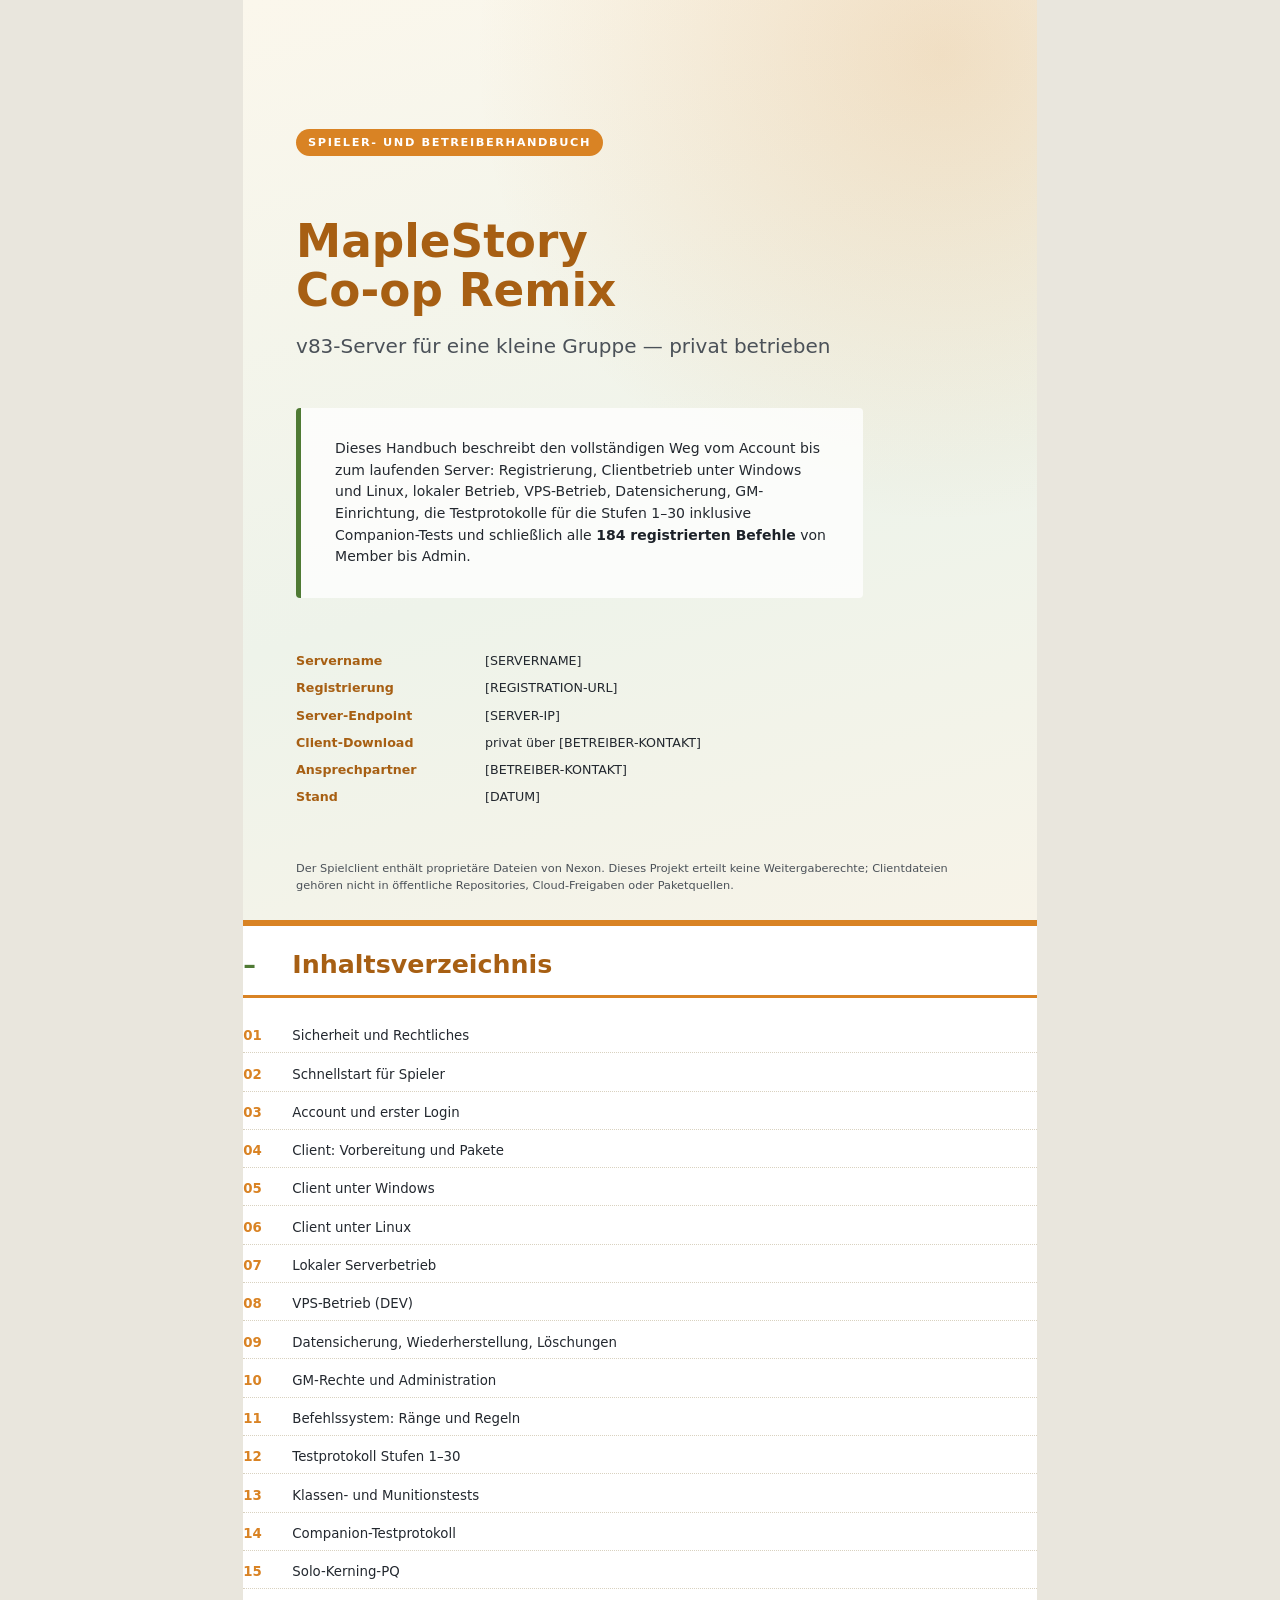
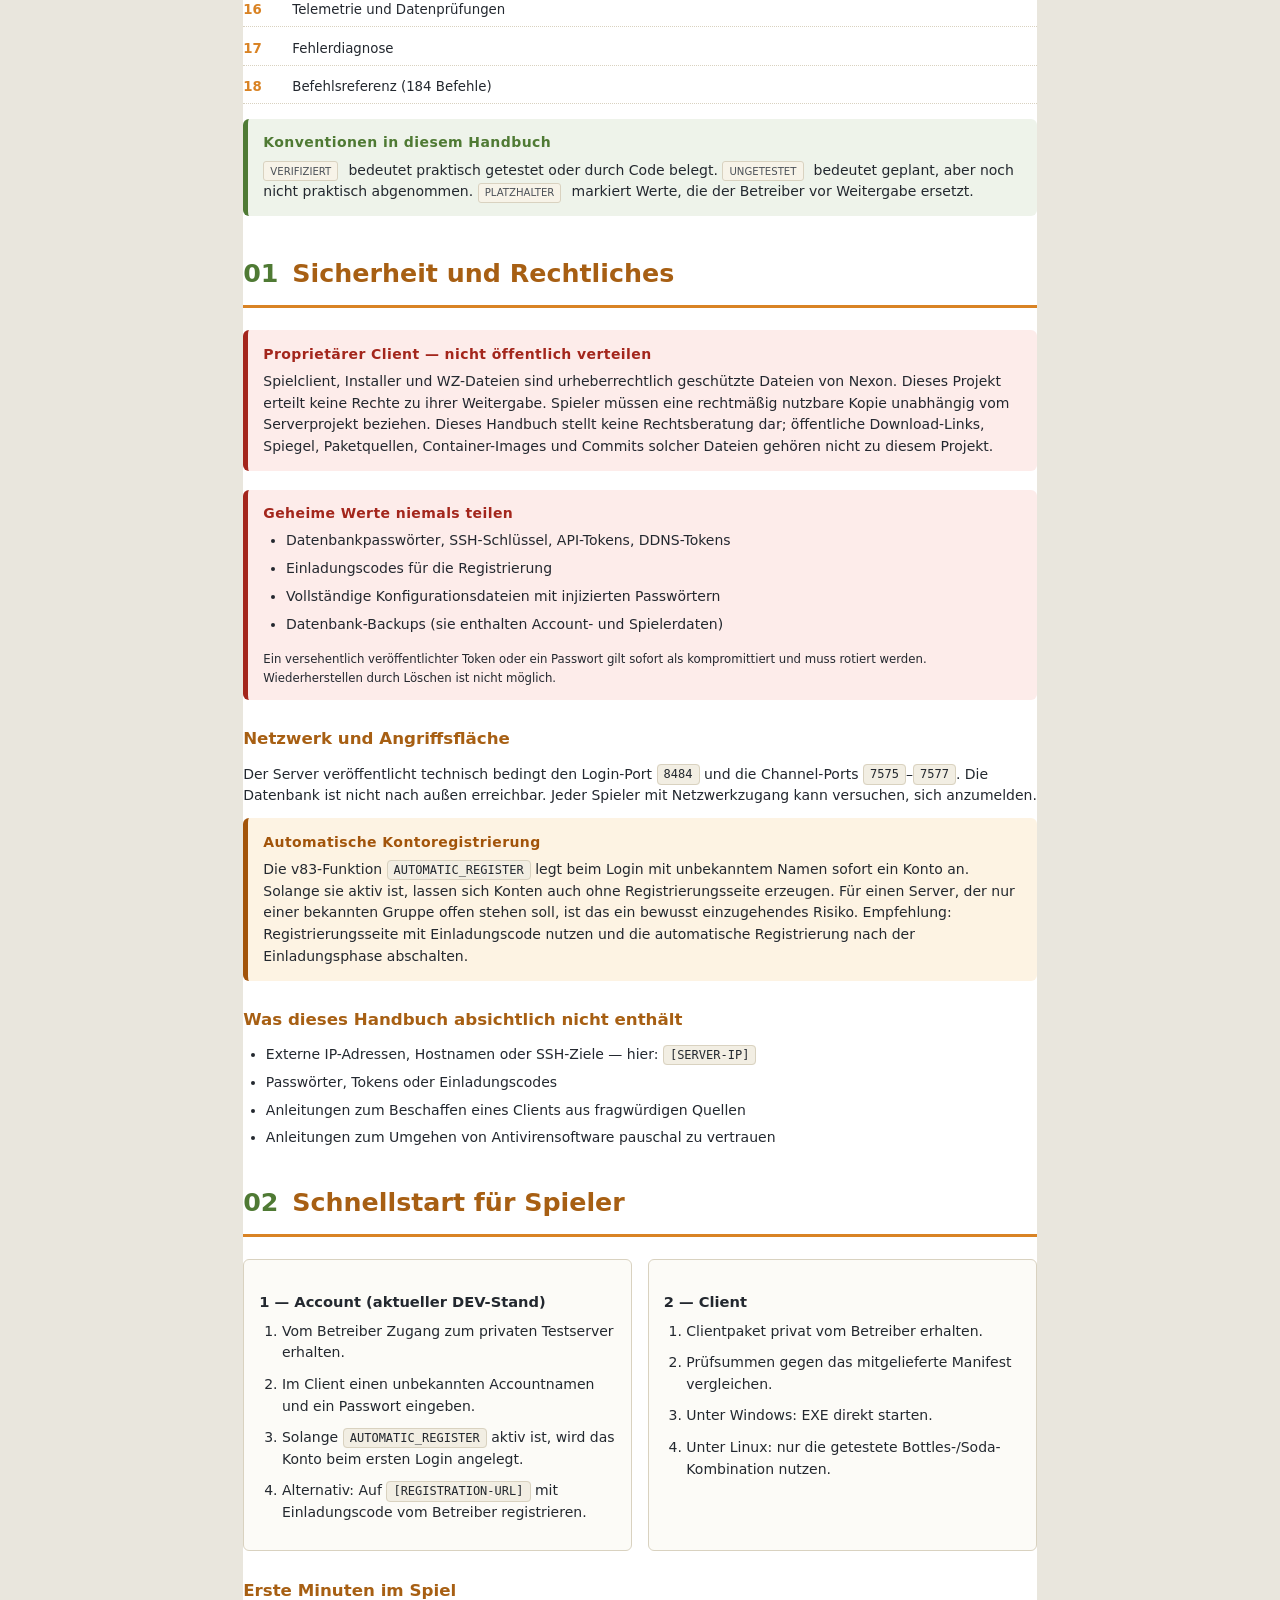
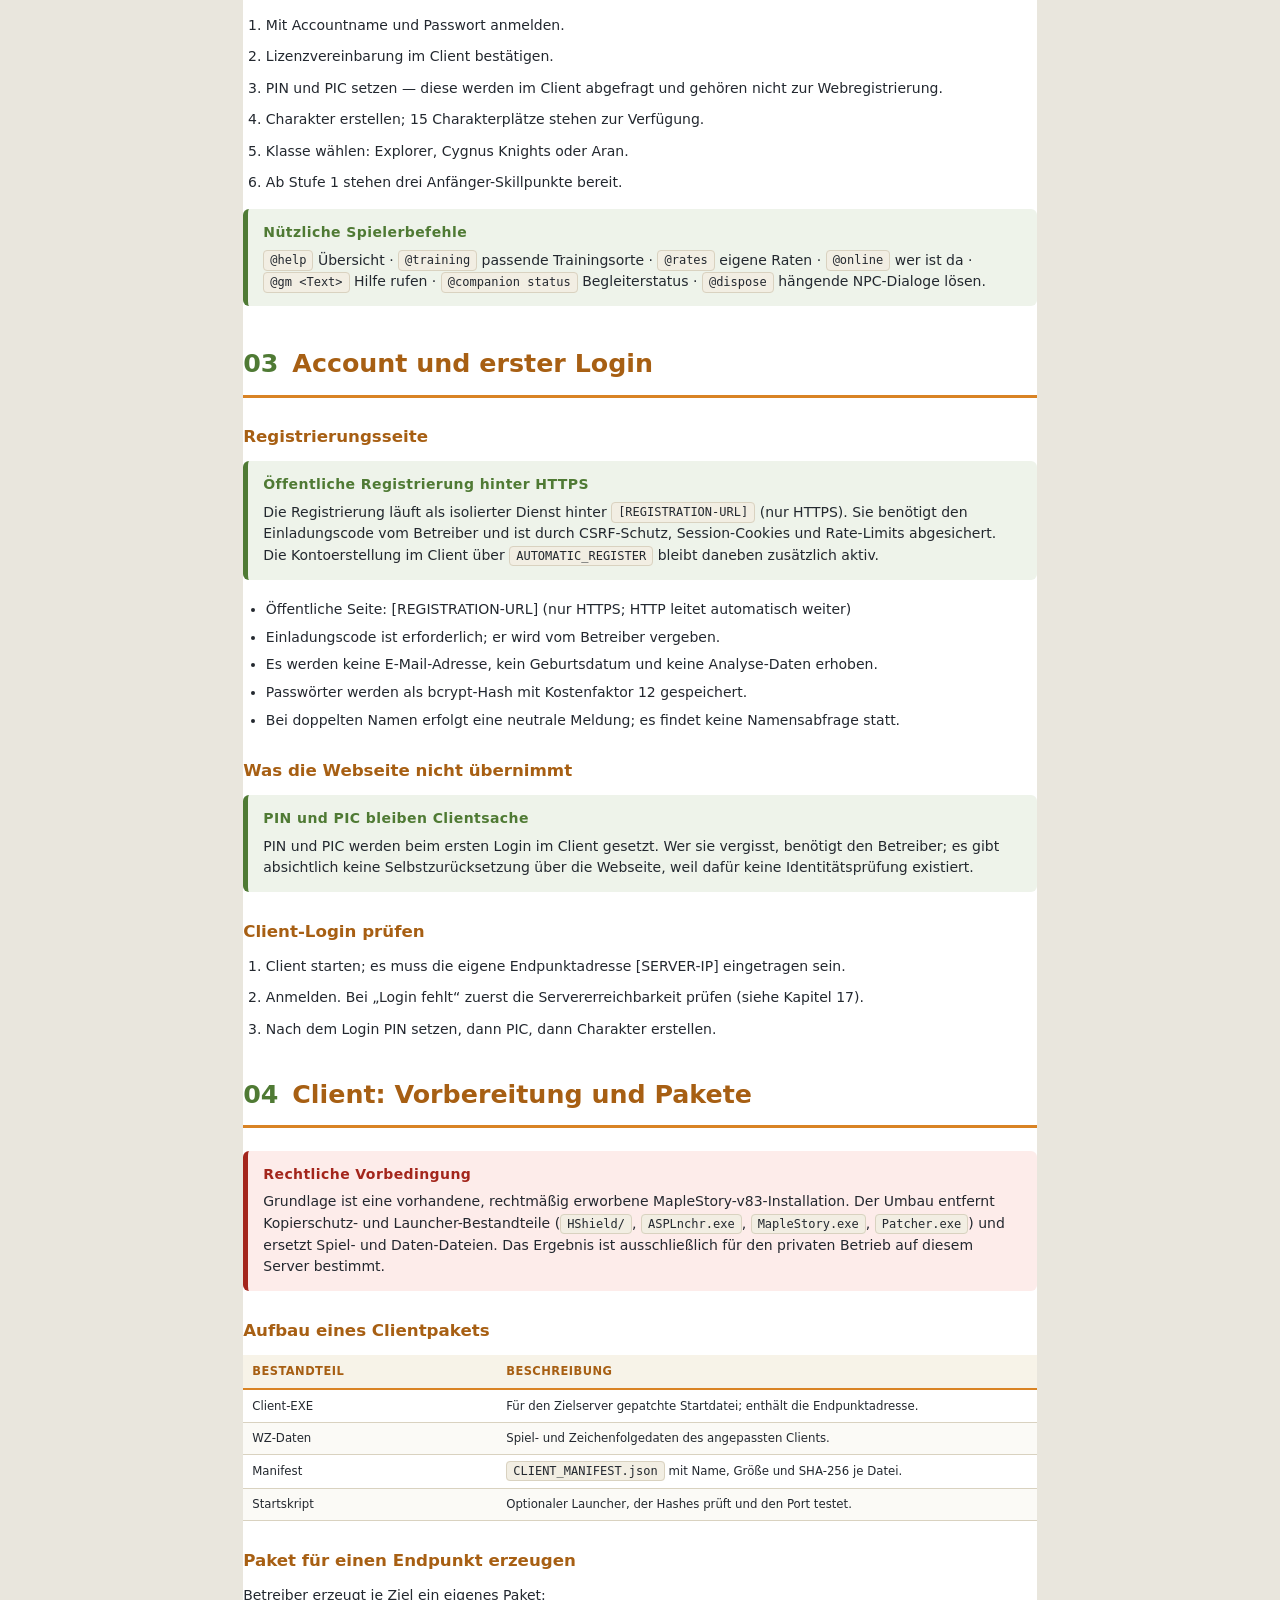
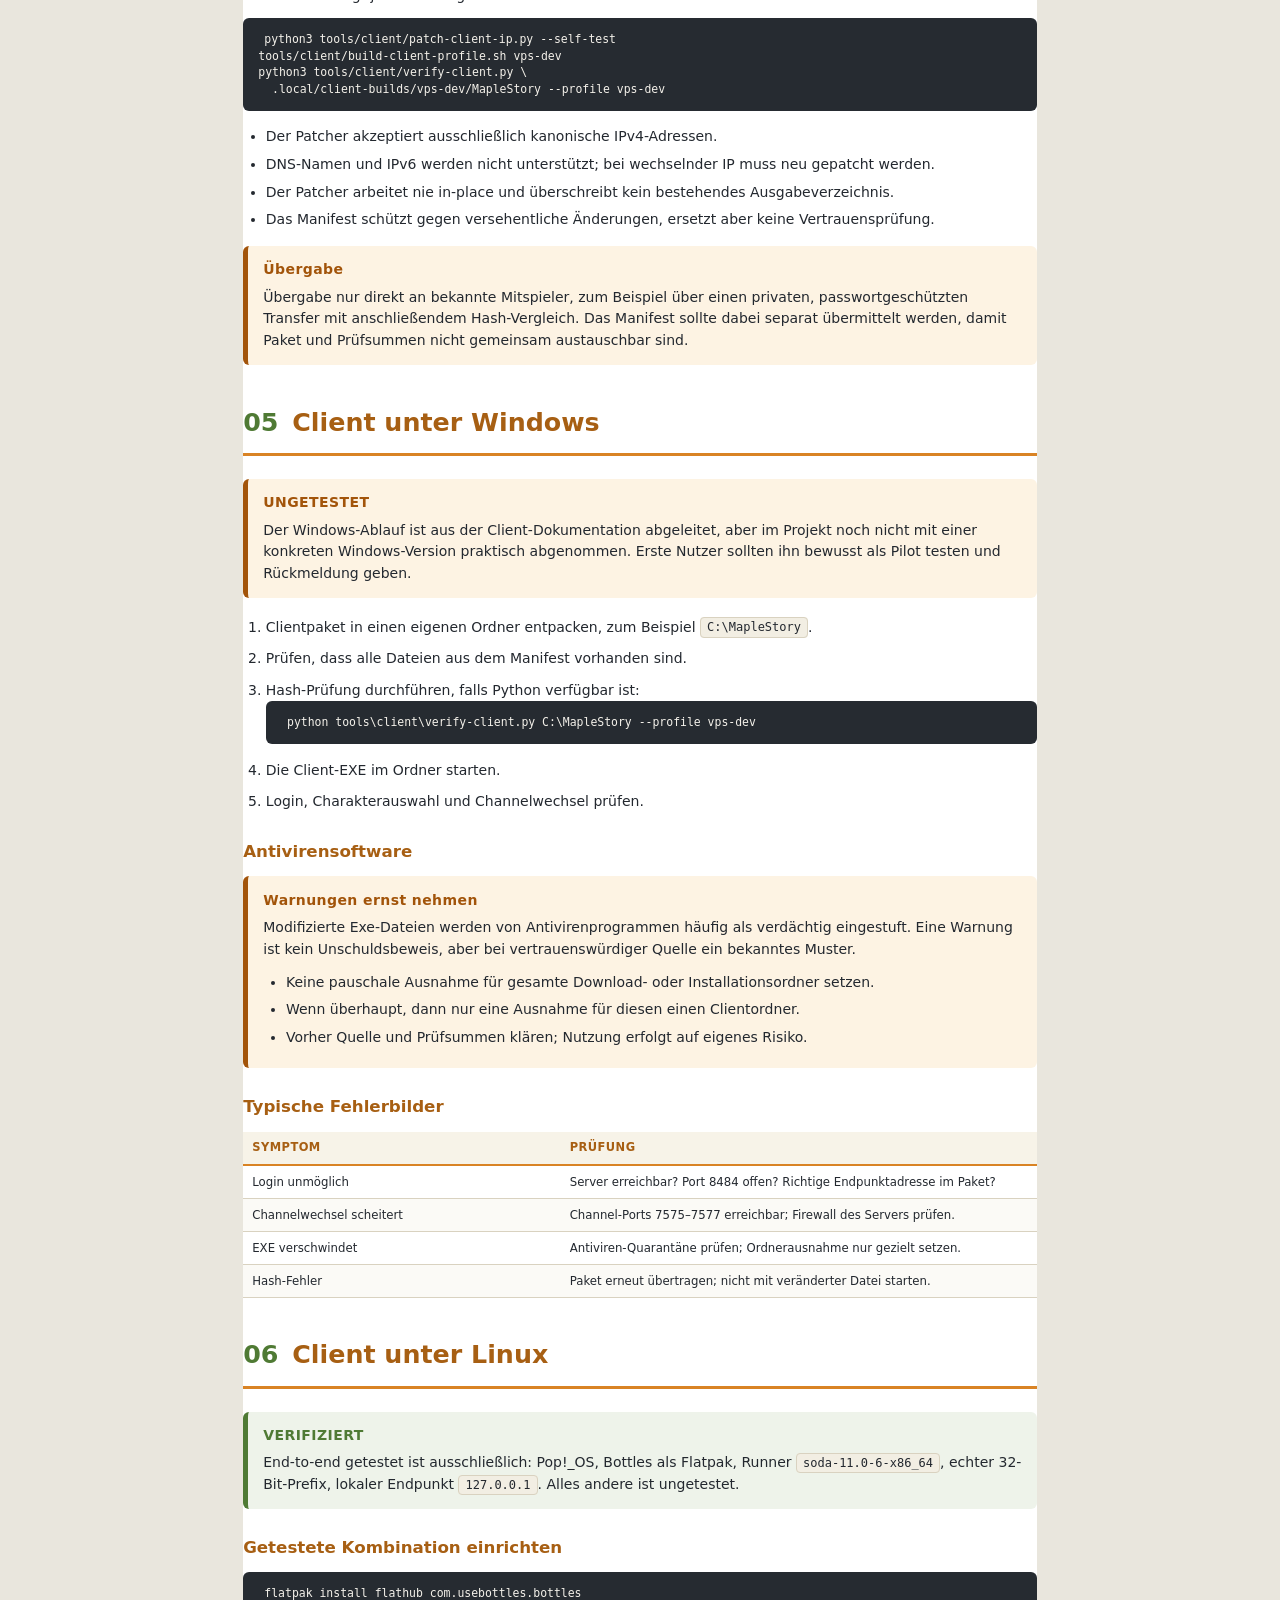
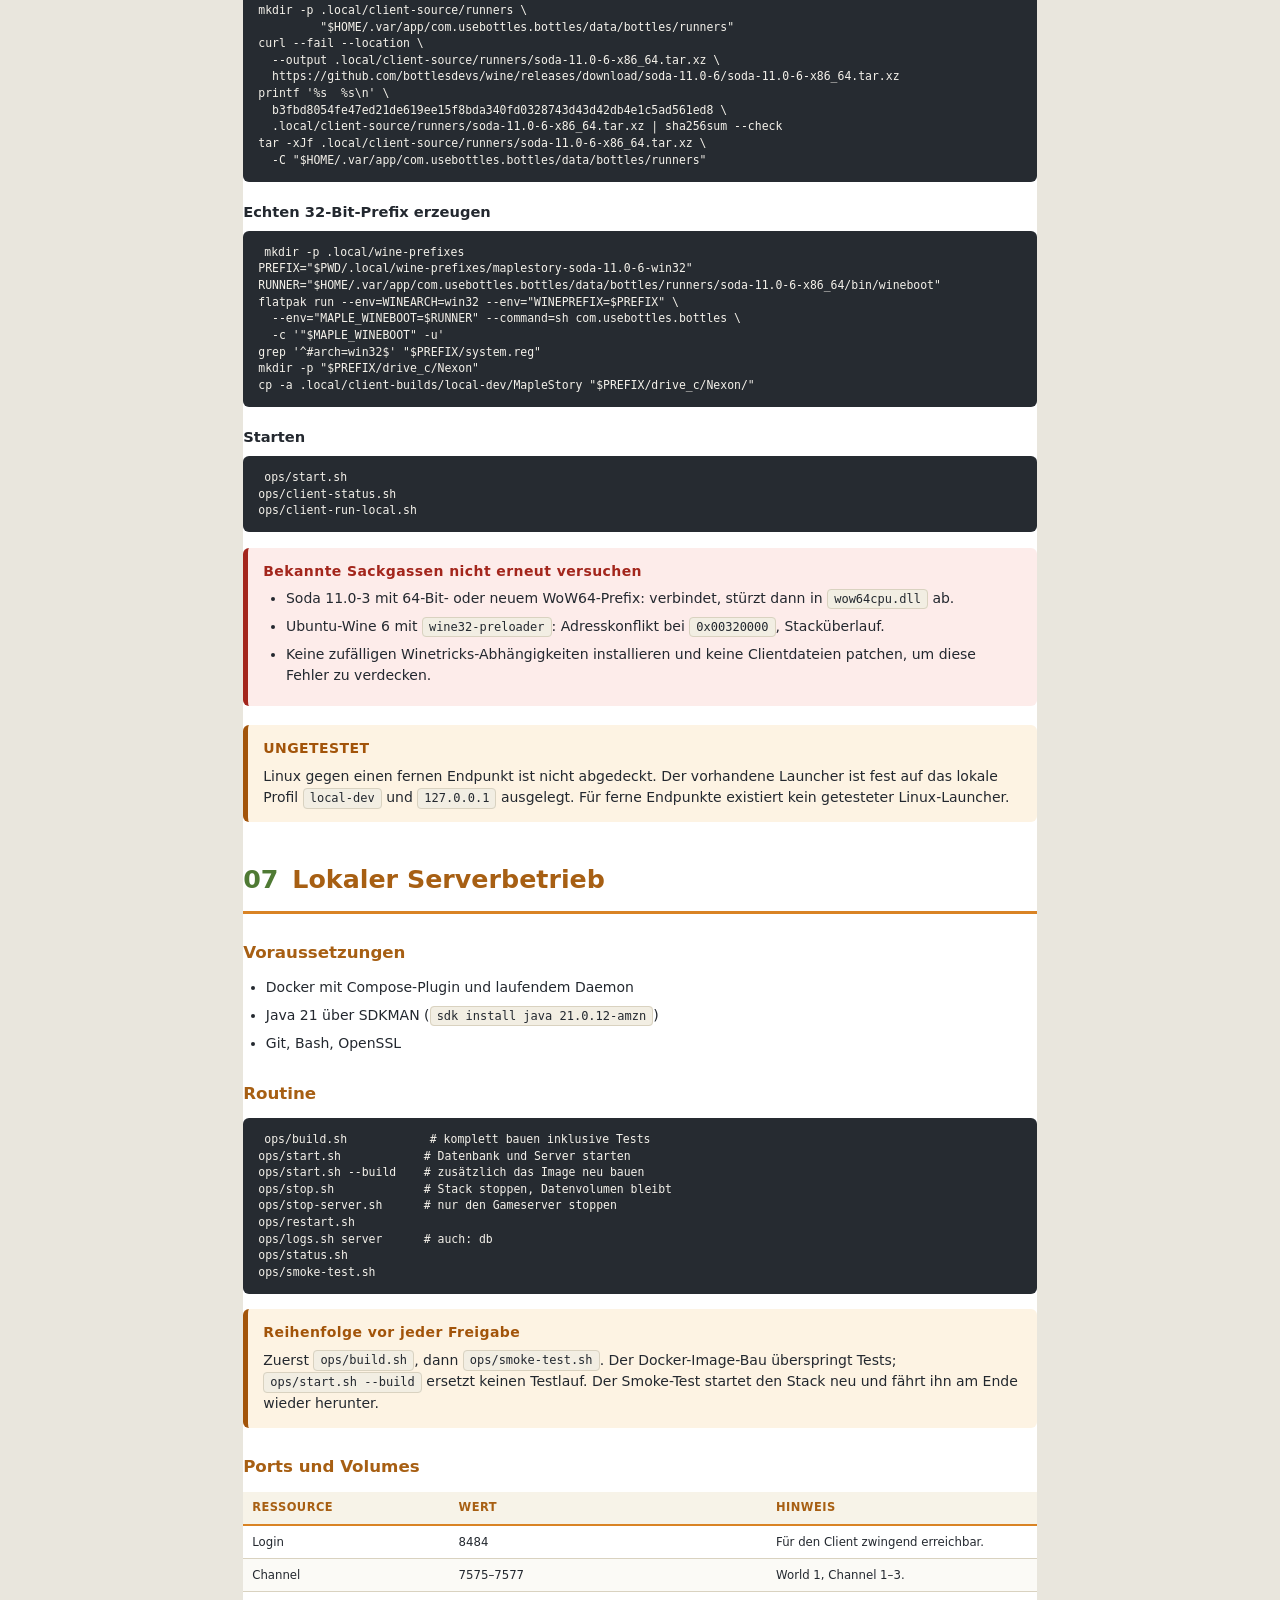
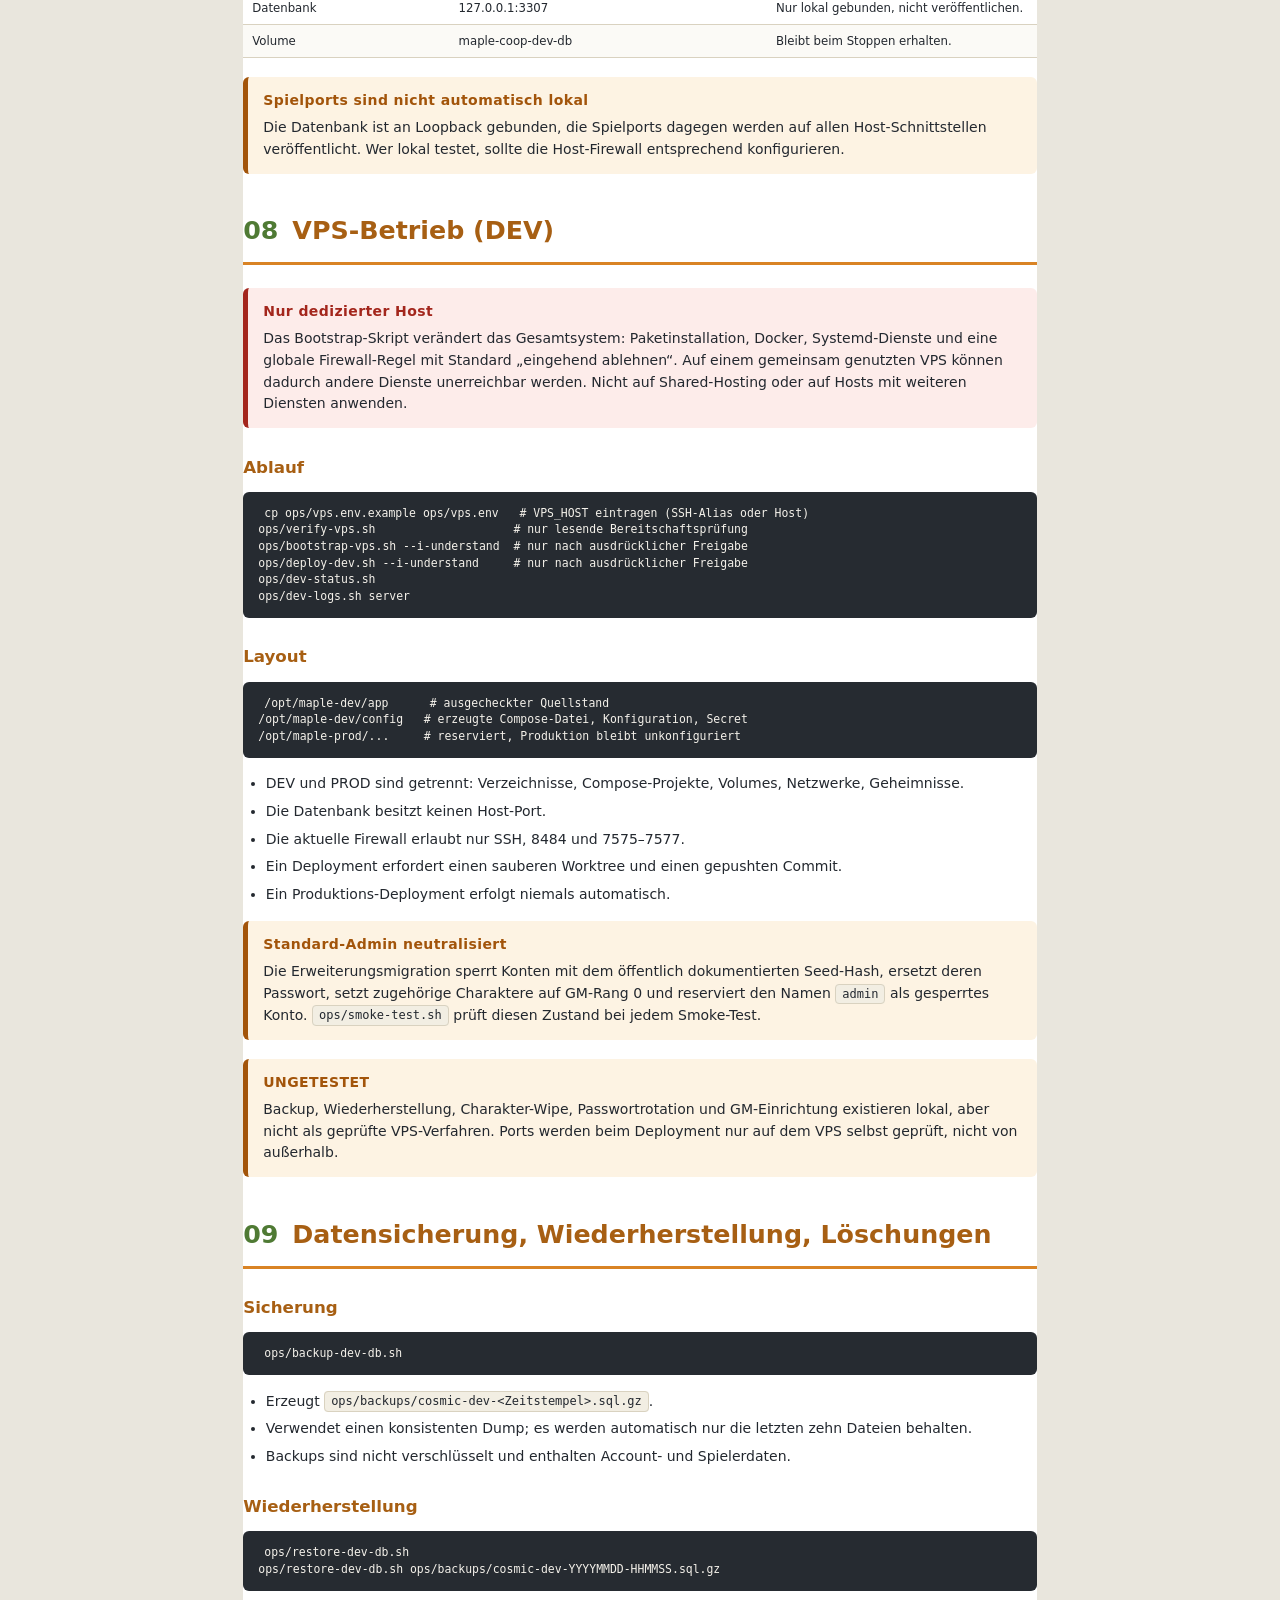
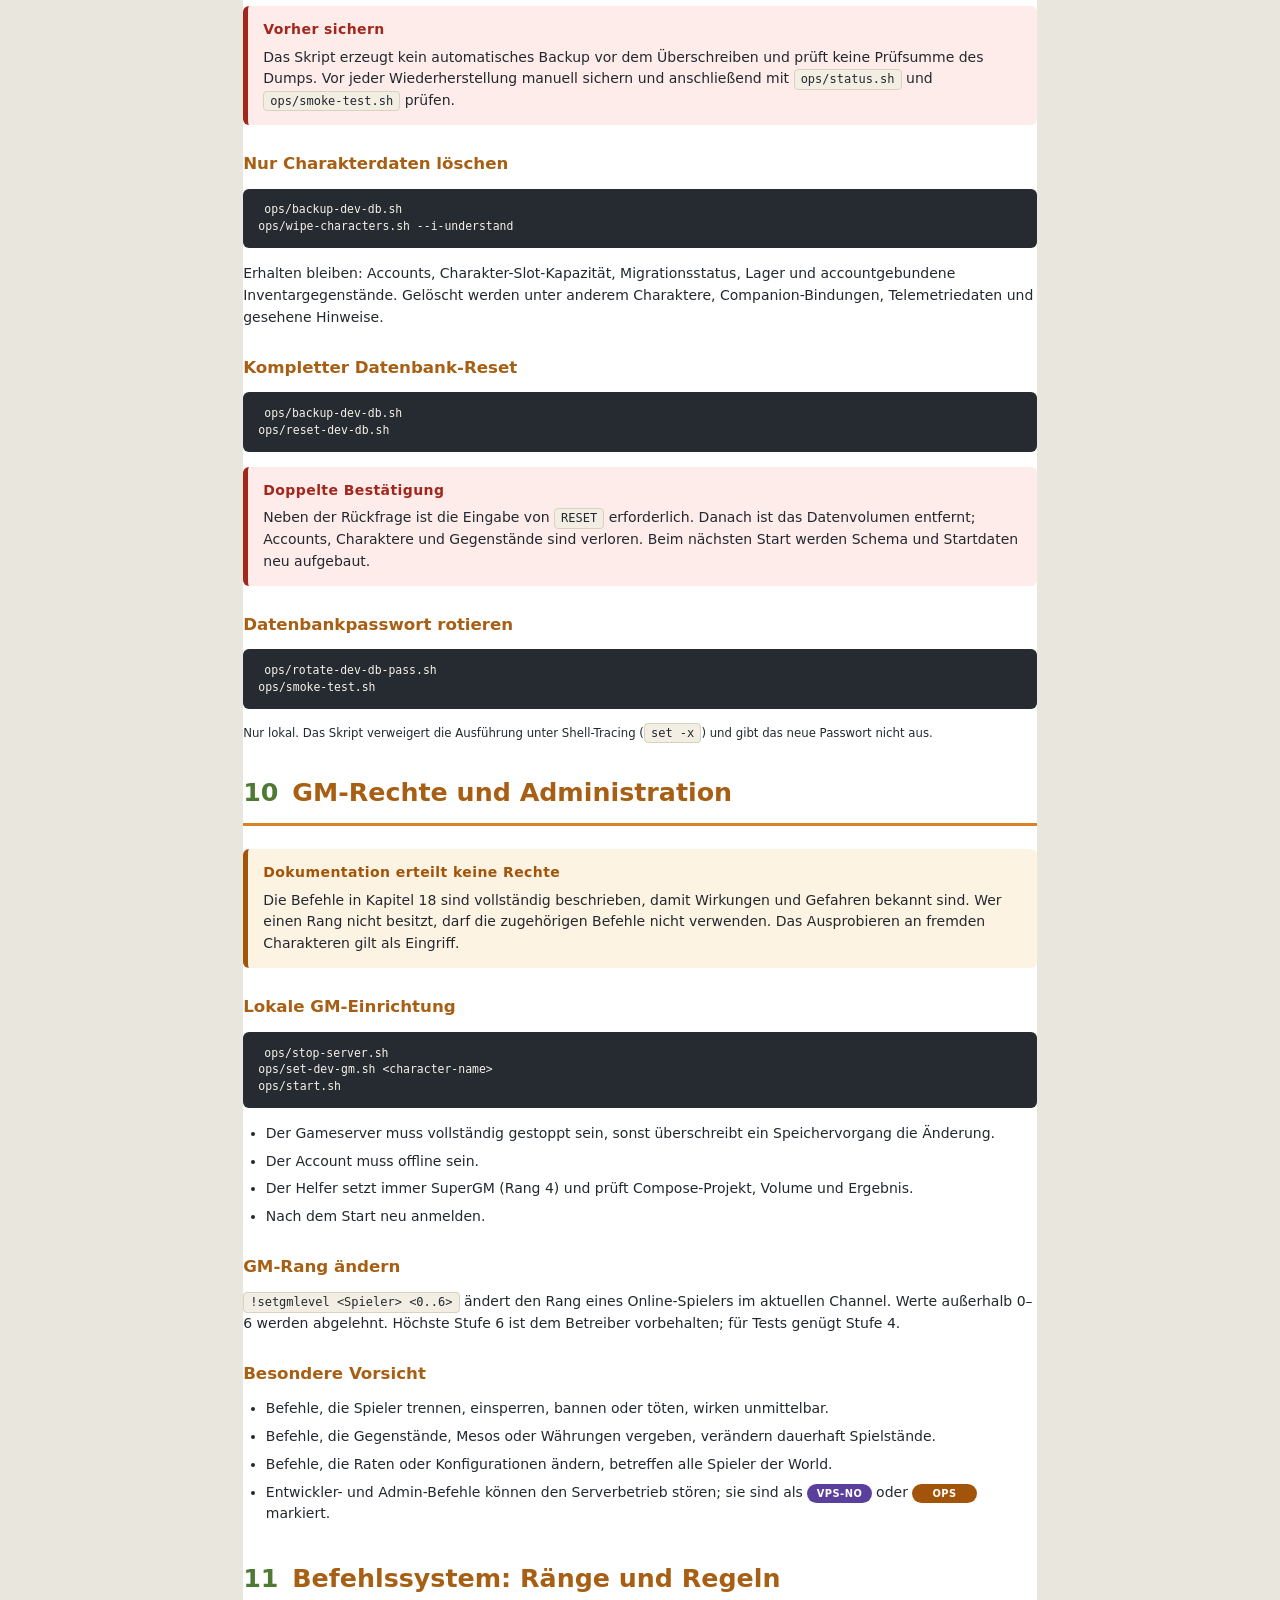
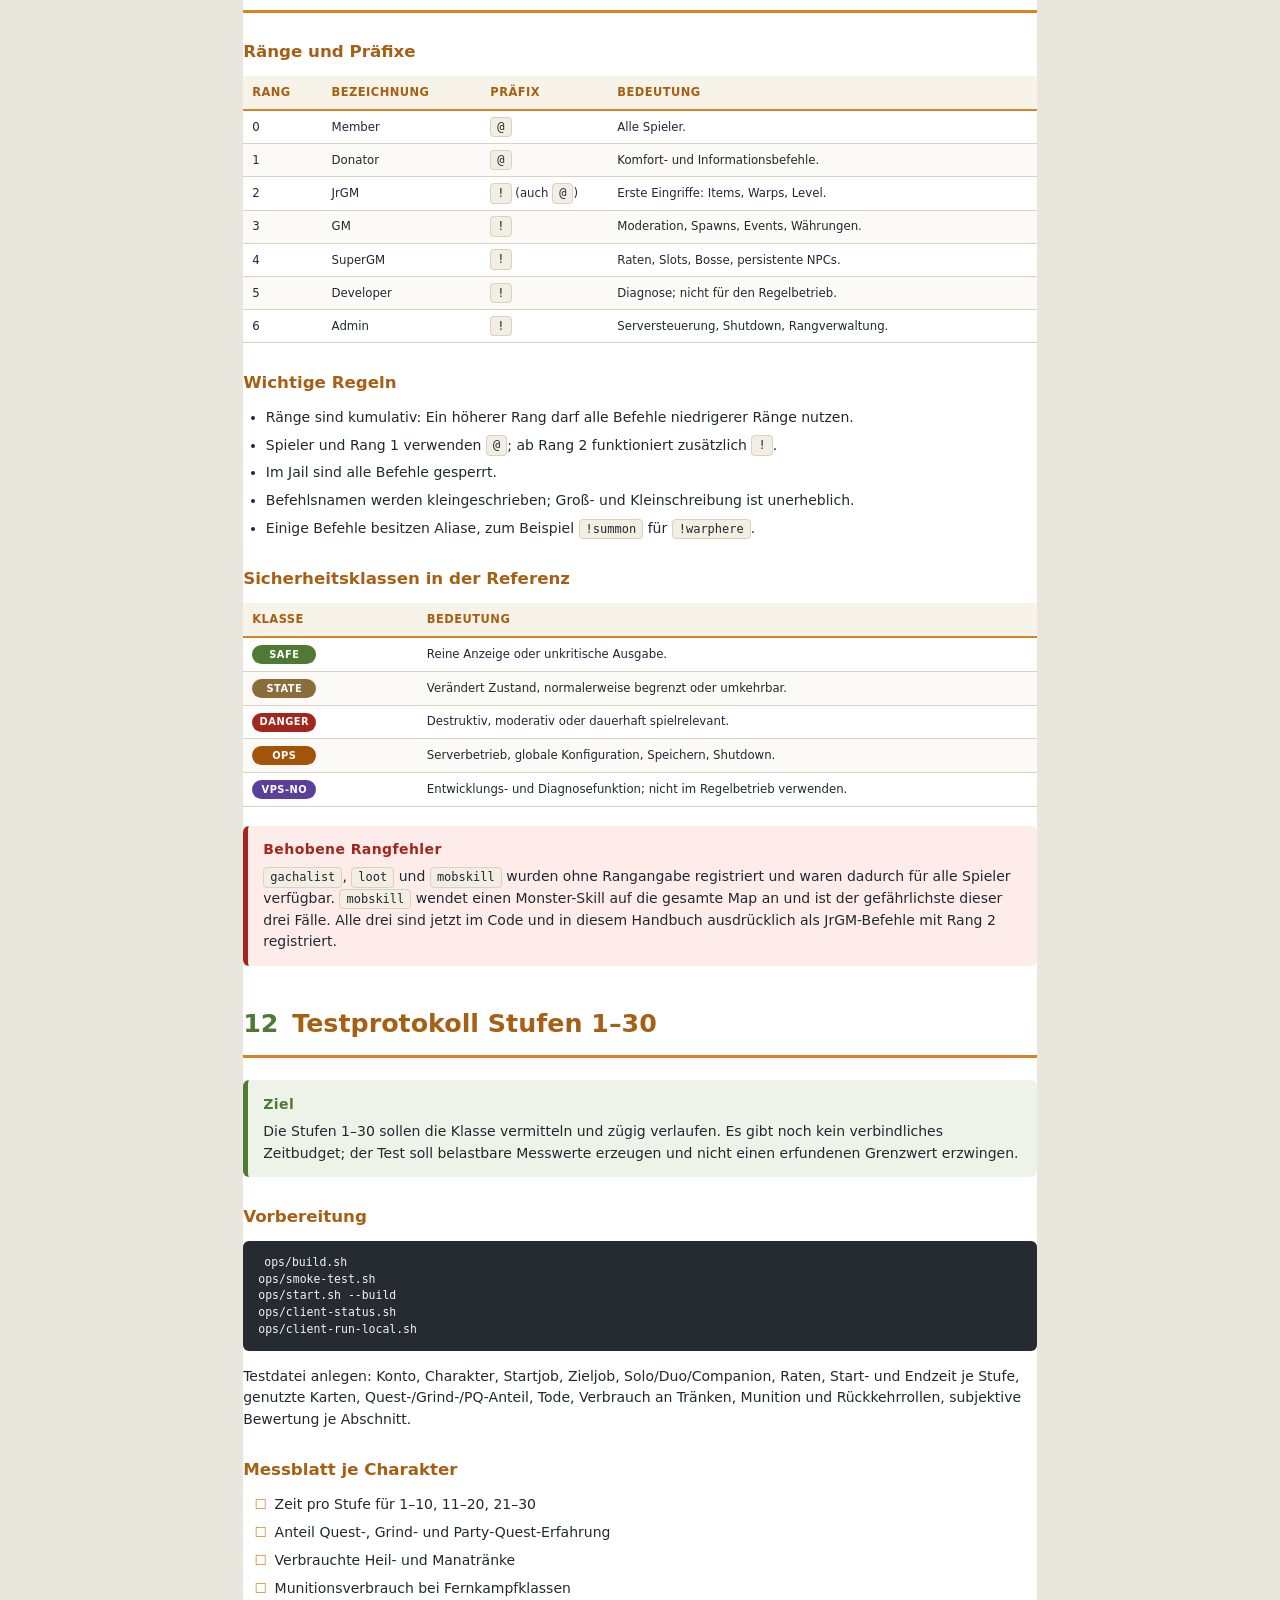
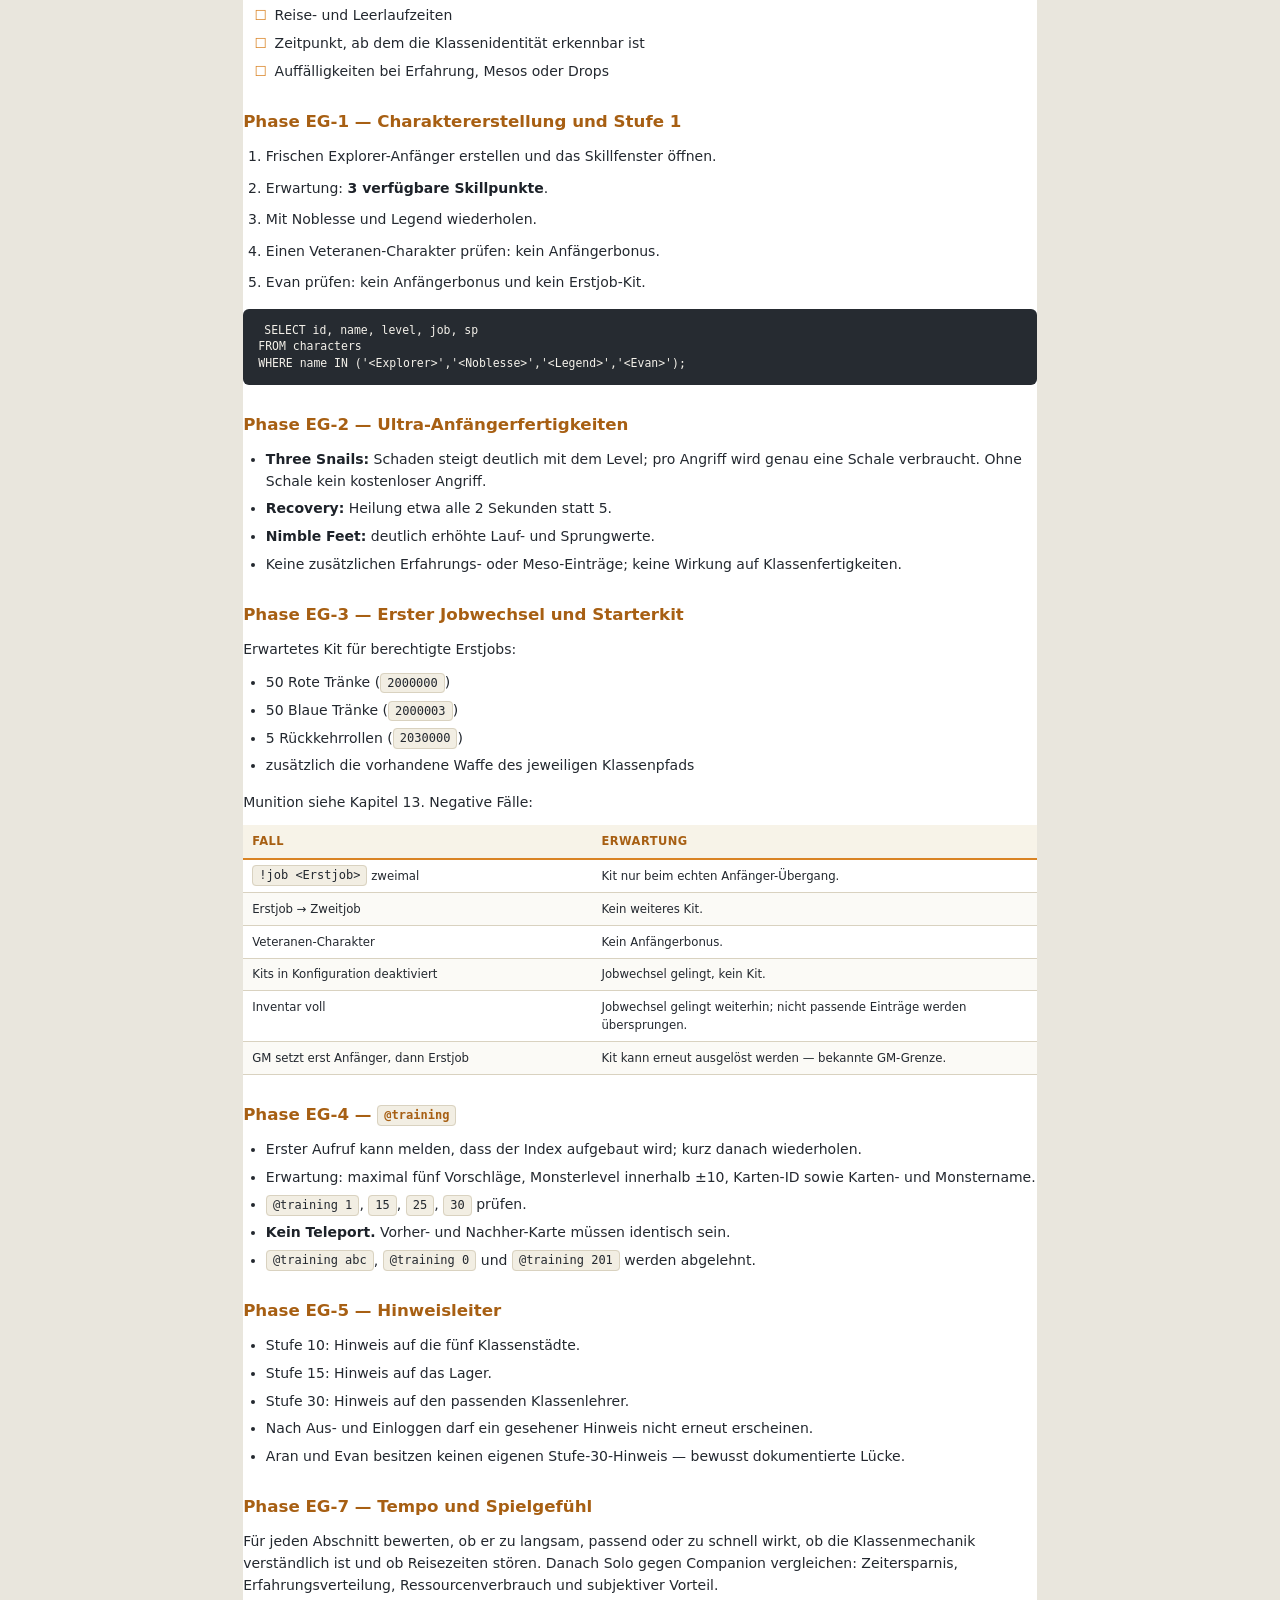
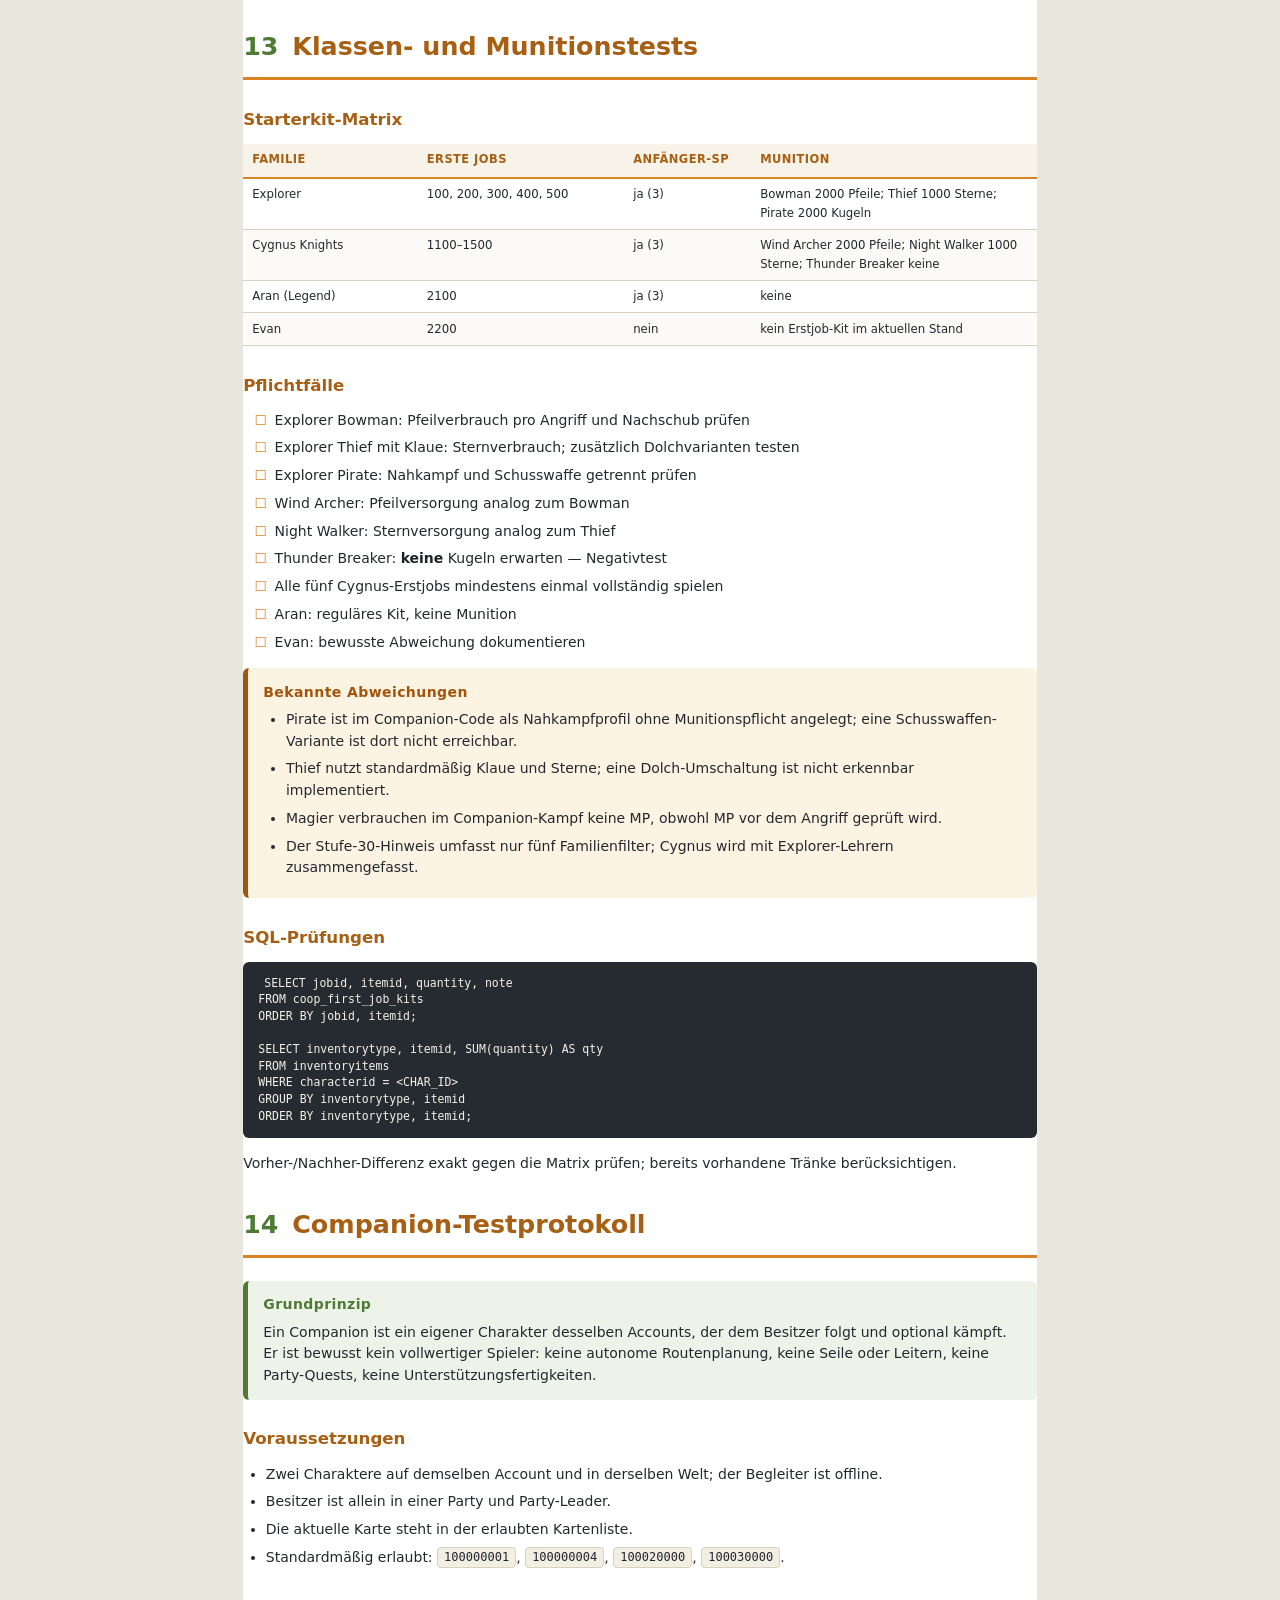
<file: docs/handbook/handbook.html>
<!DOCTYPE html>
<html lang="de">
<head>
    <meta charset="utf-8">
    <title>MapleStory Co-op Remix — Handbuch</title>
    <link rel="stylesheet" href="handbook.css">
</head>
<body>

<!-- COVER -->

<section class="cover">
    <span class="kicker">Spieler- und Betreiberhandbuch</span>
    <h1>MapleStory<br>Co-op Remix</h1>
    <h2>v83-Server für eine kleine Gruppe — privat betrieben</h2>

    <div class="abstract">
        Dieses Handbuch beschreibt den vollständigen Weg vom Account bis zum laufenden Server:
        Registrierung, Clientbetrieb unter Windows und Linux, lokaler Betrieb, VPS-Betrieb,
        Datensicherung, GM-Einrichtung, die Testprotokolle für die Stufen 1–30 inklusive
        Companion-Tests und schließlich alle <strong>184 registrierten Befehle</strong> von
        Member bis Admin.
    </div>

    <dl>
        <dt>Servername</dt>
        <dd>[SERVERNAME]</dd>
        <dt>Registrierung</dt>
        <dd>[REGISTRATION-URL]</dd>
        <dt>Server-Endpoint</dt>
        <dd>[SERVER-IP]</dd>
        <dt>Client-Download</dt>
        <dd>privat über [BETREIBER-KONTAKT]</dd>
        <dt>Ansprechpartner</dt>
        <dd>[BETREIBER-KONTAKT]</dd>
        <dt>Stand</dt>
        <dd>[DATUM]</dd>
    </dl>

    <p class="footnote">
        Der Spielclient enthält proprietäre Dateien von Nexon. Dieses Projekt erteilt keine
        Weitergaberechte; Clientdateien gehören nicht in öffentliche Repositories,
        Cloud-Freigaben oder Paketquellen.
    </p>
</section>

<main>

    <!-- TOC -->

    <section class="toc">
        <h2 class="chapter"><span class="num">–</span>Inhaltsverzeichnis</h2>
        <ol>
            <li>Sicherheit und Rechtliches</li>
            <li>Schnellstart für Spieler</li>
            <li>Account und erster Login</li>
            <li>Client: Vorbereitung und Pakete</li>
            <li>Client unter Windows</li>
            <li>Client unter Linux</li>
            <li>Lokaler Serverbetrieb</li>
            <li>VPS-Betrieb (DEV)</li>
            <li>Datensicherung, Wiederherstellung, Löschungen</li>
            <li>GM-Rechte und Administration</li>
            <li>Befehlssystem: Ränge und Regeln</li>
            <li>Testprotokoll Stufen 1–30</li>
            <li>Klassen- und Munitionstests</li>
            <li>Companion-Testprotokoll</li>
            <li>Solo-Kerning-PQ</li>
            <li>Telemetrie und Datenprüfungen</li>
            <li>Fehlerdiagnose</li>
            <li>Befehlsreferenz (184 Befehle)</li>
        </ol>
        <div class="callout info">
            <span class="title">Konventionen in diesem Handbuch</span>
            <p>
                <span class="tag">VERIFIZIERT</span> bedeutet praktisch getestet oder durch Code belegt.
                <span class="tag">UNGETESTET</span> bedeutet geplant, aber noch nicht praktisch abgenommen.
                <span class="tag">PLATZHALTER</span> markiert Werte, die der Betreiber vor Weitergabe ersetzt.
            </p>
        </div>
    </section>

    <!-- 1 -->

    <section>
        <h2 class="chapter"><span class="num">01</span>Sicherheit und Rechtliches</h2>

        <div class="callout danger">
            <span class="title">Proprietärer Client — nicht öffentlich verteilen</span>
            <p>
                Spielclient, Installer und WZ-Dateien sind urheberrechtlich geschützte Dateien von Nexon.
                Dieses Projekt erteilt keine Rechte zu ihrer Weitergabe. Spieler müssen eine rechtmäßig
                nutzbare Kopie unabhängig vom Serverprojekt beziehen. Dieses Handbuch stellt keine
                Rechtsberatung dar; öffentliche Download-Links, Spiegel, Paketquellen, Container-Images
                und Commits solcher Dateien gehören nicht zu diesem Projekt.
            </p>
        </div>

        <div class="callout danger">
            <span class="title">Geheime Werte niemals teilen</span>
            <ul>
                <li>Datenbankpasswörter, SSH-Schlüssel, API-Tokens, DDNS-Tokens</li>
                <li>Einladungscodes für die Registrierung</li>
                <li>Vollständige Konfigurationsdateien mit injizierten Passwörtern</li>
                <li>Datenbank-Backups (sie enthalten Account- und Spielerdaten)</li>
            </ul>
            <p class="small">
                Ein versehentlich veröffentlichter Token oder ein Passwort gilt sofort als kompromittiert
                und muss rotiert werden. Wiederherstellen durch Löschen ist nicht möglich.
            </p>
        </div>

        <h3>Netzwerk und Angriffsfläche</h3>
        <p>
            Der Server veröffentlicht technisch bedingt den Login-Port <code>8484</code> und die
            Channel-Ports <code>7575</code>–<code>7577</code>. Die Datenbank ist nicht nach außen
            erreichbar. Jeder Spieler mit Netzwerkzugang kann versuchen, sich anzumelden.
        </p>
        <div class="callout warn">
            <span class="title">Automatische Kontoregistrierung</span>
            <p>
                Die v83-Funktion <code>AUTOMATIC_REGISTER</code> legt beim Login mit unbekanntem Namen
                sofort ein Konto an. Solange sie aktiv ist, lassen sich Konten auch ohne
                Registrierungsseite erzeugen. Für einen Server, der nur einer bekannten Gruppe offen
                stehen soll, ist das ein bewusst einzugehendes Risiko. Empfehlung: Registrierungsseite
                mit Einladungscode nutzen und die automatische Registrierung nach der
                Einladungsphase abschalten.
            </p>
        </div>

        <h3>Was dieses Handbuch absichtlich nicht enthält</h3>
        <ul>
            <li>Externe IP-Adressen, Hostnamen oder SSH-Ziele — hier: <code>[SERVER-IP]</code></li>
            <li>Passwörter, Tokens oder Einladungscodes</li>
            <li>Anleitungen zum Beschaffen eines Clients aus fragwürdigen Quellen</li>
            <li>Anleitungen zum Umgehen von Antivirensoftware pauschal zu vertrauen</li>
        </ul>
    </section>

    <!-- 2 -->

    <section>
        <h2 class="chapter"><span class="num">02</span>Schnellstart für Spieler</h2>

        <div class="grid">
            <div class="card">
                <h4>1 — Account (aktueller DEV-Stand)</h4>
                <ol class="steps">
                    <li>Vom Betreiber Zugang zum privaten Testserver erhalten.</li>
                    <li>Im Client einen unbekannten Accountnamen und ein Passwort eingeben.</li>
                    <li>Solange <code>AUTOMATIC_REGISTER</code> aktiv ist, wird das Konto beim ersten Login angelegt.</li>
                    <li>Alternativ: Auf <code>[REGISTRATION-URL]</code> mit Einladungscode vom Betreiber registrieren.</li>
                </ol>
            </div>
            <div class="card">
                <h4>2 — Client</h4>
                <ol class="steps">
                    <li>Clientpaket privat vom Betreiber erhalten.</li>
                    <li>Prüfsummen gegen das mitgelieferte Manifest vergleichen.</li>
                    <li>Unter Windows: EXE direkt starten.</li>
                    <li>Unter Linux: nur die getestete Bottles-/Soda-Kombination nutzen.</li>
                </ol>
            </div>
        </div>

        <h3>Erste Minuten im Spiel</h3>
        <ol class="steps">
            <li>Mit Accountname und Passwort anmelden.</li>
            <li>Lizenzvereinbarung im Client bestätigen.</li>
            <li>PIN und PIC setzen — diese werden im Client abgefragt und gehören nicht zur Webregistrierung.</li>
            <li>Charakter erstellen; 15 Charakterplätze stehen zur Verfügung.</li>
            <li>Klasse wählen: Explorer, Cygnus Knights oder Aran.</li>
            <li>Ab Stufe 1 stehen drei Anfänger-Skillpunkte bereit.</li>
        </ol>

        <div class="callout info">
            <span class="title">Nützliche Spielerbefehle</span>
            <p>
                <code>@help</code> Übersicht · <code>@training</code> passende Trainingsorte ·
                <code>@rates</code> eigene Raten · <code>@online</code> wer ist da ·
                <code>@gm &lt;Text&gt;</code> Hilfe rufen ·
                <code>@companion status</code> Begleiterstatus ·
                <code>@dispose</code> hängende NPC-Dialoge lösen.
            </p>
        </div>
    </section>

    <!-- 3 -->

    <section>
        <h2 class="chapter"><span class="num">03</span>Account und erster Login</h2>

        <h3>Registrierungsseite</h3>
        <div class="callout info">
            <span class="title">Öffentliche Registrierung hinter HTTPS</span>
            <p>
                Die Registrierung läuft als isolierter Dienst hinter <code>[REGISTRATION-URL]</code>
                (nur HTTPS). Sie benötigt den Einladungscode vom Betreiber und ist durch
                CSRF-Schutz, Session-Cookies und Rate-Limits abgesichert. Die
                Kontoerstellung im Client über <code>AUTOMATIC_REGISTER</code> bleibt
                daneben zusätzlich aktiv.
            </p>
        </div>
        <ul>
            <li>Öffentliche Seite: [REGISTRATION-URL] (nur HTTPS; HTTP leitet automatisch weiter)</li>
            <li>Einladungscode ist erforderlich; er wird vom Betreiber vergeben.</li>
            <li>Es werden keine E-Mail-Adresse, kein Geburtsdatum und keine Analyse-Daten erhoben.</li>
            <li>Passwörter werden als bcrypt-Hash mit Kostenfaktor 12 gespeichert.</li>
            <li>Bei doppelten Namen erfolgt eine neutrale Meldung; es findet keine Namensabfrage statt.</li>
        </ul>

        <h3>Was die Webseite nicht übernimmt</h3>
        <div class="callout info">
            <span class="title">PIN und PIC bleiben Clientsache</span>
            <p>
                PIN und PIC werden beim ersten Login im Client gesetzt. Wer sie vergisst, benötigt den
                Betreiber; es gibt absichtlich keine Selbstzurücksetzung über die Webseite, weil dafür
                keine Identitätsprüfung existiert.
            </p>
        </div>

        <h3>Client-Login prüfen</h3>
        <ol class="steps">
            <li>Client starten; es muss die eigene Endpunktadresse [SERVER-IP] eingetragen sein.</li>
            <li>Anmelden. Bei „Login fehlt“ zuerst die Servererreichbarkeit prüfen (siehe Kapitel 17).</li>
            <li>Nach dem Login PIN setzen, dann PIC, dann Charakter erstellen.</li>
        </ol>
    </section>

    <!-- 4 -->

    <section>
        <h2 class="chapter"><span class="num">04</span>Client: Vorbereitung und Pakete</h2>

        <div class="callout danger">
            <span class="title">Rechtliche Vorbedingung</span>
            <p>
                Grundlage ist eine vorhandene, rechtmäßig erworbene MapleStory-v83-Installation.
                Der Umbau entfernt Kopierschutz- und Launcher-Bestandteile
                (<span class="kbd">HShield/</span>, <span class="kbd">ASPLnchr.exe</span>,
                <span class="kbd">MapleStory.exe</span>, <span class="kbd">Patcher.exe</span>) und
                ersetzt Spiel- und Daten-Dateien. Das Ergebnis ist ausschließlich für den privaten
                Betrieb auf diesem Server bestimmt.
            </p>
        </div>

        <h3>Aufbau eines Clientpakets</h3>
        <table>
            <thead>
            <tr>
                <th style="width:32%">Bestandteil</th>
                <th>Beschreibung</th>
            </tr>
            </thead>
            <tbody>
            <tr>
                <td>Client-EXE</td>
                <td>Für den Zielserver gepatchte Startdatei; enthält die Endpunktadresse.</td>
            </tr>
            <tr>
                <td>WZ-Daten</td>
                <td>Spiel- und Zeichenfolgedaten des angepassten Clients.</td>
            </tr>
            <tr>
                <td>Manifest</td>
                <td><span class="kbd">CLIENT_MANIFEST.json</span> mit Name, Größe und SHA-256 je Datei.</td>
            </tr>
            <tr>
                <td>Startskript</td>
                <td>Optionaler Launcher, der Hashes prüft und den Port testet.</td>
            </tr>
            </tbody>
        </table>

        <h3>Paket für einen Endpunkt erzeugen</h3>
        <p>Betreiber erzeugt je Ziel ein eigenes Paket:</p>
        <pre><code>python3 tools/client/patch-client-ip.py --self-test
tools/client/build-client-profile.sh vps-dev
python3 tools/client/verify-client.py \
  .local/client-builds/vps-dev/MapleStory --profile vps-dev</code></pre>
        <ul>
            <li>Der Patcher akzeptiert ausschließlich kanonische IPv4-Adressen.</li>
            <li>DNS-Namen und IPv6 werden nicht unterstützt; bei wechselnder IP muss neu gepatcht werden.</li>
            <li>Der Patcher arbeitet nie in-place und überschreibt kein bestehendes Ausgabeverzeichnis.</li>
            <li>Das Manifest schützt gegen versehentliche Änderungen, ersetzt aber keine Vertrauensprüfung.</li>
        </ul>

        <div class="callout warn">
            <span class="title">Übergabe</span>
            <p>
                Übergabe nur direkt an bekannte Mitspieler, zum Beispiel über einen privaten,
                passwortgeschützten Transfer mit anschließendem Hash-Vergleich. Das Manifest sollte
                dabei separat übermittelt werden, damit Paket und Prüfsummen nicht gemeinsam
                austauschbar sind.
            </p>
        </div>
    </section>

    <!-- 5 -->

    <section>
        <h2 class="chapter"><span class="num">05</span>Client unter Windows</h2>

        <div class="callout warn">
            <span class="title">UNGETESTET</span>
            <p>
                Der Windows-Ablauf ist aus der Client-Dokumentation abgeleitet, aber im Projekt noch
                nicht mit einer konkreten Windows-Version praktisch abgenommen. Erste Nutzer sollten
                ihn bewusst als Pilot testen und Rückmeldung geben.
            </p>
        </div>

        <ol class="steps">
            <li>Clientpaket in einen eigenen Ordner entpacken, zum Beispiel <span class="kbd">C:\MapleStory</span>.</li>
            <li>Prüfen, dass alle Dateien aus dem Manifest vorhanden sind.</li>
            <li>Hash-Prüfung durchführen, falls Python verfügbar ist:
                <pre><code>python tools\client\verify-client.py C:\MapleStory --profile vps-dev</code></pre>
            </li>
            <li>Die Client-EXE im Ordner starten.</li>
            <li>Login, Charakterauswahl und Channelwechsel prüfen.</li>
        </ol>

        <h3>Antivirensoftware</h3>
        <div class="callout warn">
            <span class="title">Warnungen ernst nehmen</span>
            <p>
                Modifizierte Exe-Dateien werden von Antivirenprogrammen häufig als verdächtig
                eingestuft. Eine Warnung ist kein Unschuldsbeweis, aber bei vertrauenswürdiger Quelle
                ein bekanntes Muster.
            </p>
            <ul>
                <li>Keine pauschale Ausnahme für gesamte Download- oder Installationsordner setzen.</li>
                <li>Wenn überhaupt, dann nur eine Ausnahme für diesen einen Clientordner.</li>
                <li>Vorher Quelle und Prüfsummen klären; Nutzung erfolgt auf eigenes Risiko.</li>
            </ul>
        </div>

        <h3>Typische Fehlerbilder</h3>
        <table>
            <thead>
            <tr>
                <th style="width:40%">Symptom</th>
                <th>Prüfung</th>
            </tr>
            </thead>
            <tbody>
            <tr>
                <td>Login unmöglich</td>
                <td>Server erreichbar? Port 8484 offen? Richtige Endpunktadresse im Paket?</td>
            </tr>
            <tr>
                <td>Channelwechsel scheitert</td>
                <td>Channel-Ports 7575–7577 erreichbar; Firewall des Servers prüfen.</td>
            </tr>
            <tr>
                <td>EXE verschwindet</td>
                <td>Antiviren-Quarantäne prüfen; Ordnerausnahme nur gezielt setzen.</td>
            </tr>
            <tr>
                <td>Hash-Fehler</td>
                <td>Paket erneut übertragen; nicht mit veränderter Datei starten.</td>
            </tr>
            </tbody>
        </table>
    </section>

    <!-- 6 -->

    <section>
        <h2 class="chapter"><span class="num">06</span>Client unter Linux</h2>

        <div class="callout info">
            <span class="title">VERIFIZIERT</span>
            <p>
                End-to-end getestet ist ausschließlich: Pop!_OS, Bottles als Flatpak, Runner
                <span class="kbd">soda-11.0-6-x86_64</span>, echter 32-Bit-Prefix,
                lokaler Endpunkt <span class="kbd">127.0.0.1</span>. Alles andere ist ungetestet.
            </p>
        </div>

        <h3>Getestete Kombination einrichten</h3>
        <pre><code>flatpak install flathub com.usebottles.bottles
mkdir -p .local/client-source/runners \
         "$HOME/.var/app/com.usebottles.bottles/data/bottles/runners"
curl --fail --location \
  --output .local/client-source/runners/soda-11.0-6-x86_64.tar.xz \
  https://github.com/bottlesdevs/wine/releases/download/soda-11.0-6/soda-11.0-6-x86_64.tar.xz
printf '%s  %s\n' \
  b3fbd8054fe47ed21de619ee15f8bda340fd0328743d43d42db4e1c5ad561ed8 \
  .local/client-source/runners/soda-11.0-6-x86_64.tar.xz | sha256sum --check
tar -xJf .local/client-source/runners/soda-11.0-6-x86_64.tar.xz \
  -C "$HOME/.var/app/com.usebottles.bottles/data/bottles/runners"</code></pre>

        <h4>Echten 32-Bit-Prefix erzeugen</h4>
        <pre><code>mkdir -p .local/wine-prefixes
PREFIX="$PWD/.local/wine-prefixes/maplestory-soda-11.0-6-win32"
RUNNER="$HOME/.var/app/com.usebottles.bottles/data/bottles/runners/soda-11.0-6-x86_64/bin/wineboot"
flatpak run --env=WINEARCH=win32 --env="WINEPREFIX=$PREFIX" \
  --env="MAPLE_WINEBOOT=$RUNNER" --command=sh com.usebottles.bottles \
  -c '"$MAPLE_WINEBOOT" -u'
grep '^#arch=win32$' "$PREFIX/system.reg"
mkdir -p "$PREFIX/drive_c/Nexon"
cp -a .local/client-builds/local-dev/MapleStory "$PREFIX/drive_c/Nexon/"</code></pre>

        <h4>Starten</h4>
        <pre><code>ops/start.sh
ops/client-status.sh
ops/client-run-local.sh</code></pre>

        <div class="callout danger">
            <span class="title">Bekannte Sackgassen nicht erneut versuchen</span>
            <ul>
                <li>Soda 11.0-3 mit 64-Bit- oder neuem WoW64-Prefix: verbindet, stürzt dann in <span class="kbd">wow64cpu.dll</span> ab.</li>
                <li>Ubuntu-Wine 6 mit <span class="kbd">wine32-preloader</span>: Adresskonflikt bei <span class="kbd">0x00320000</span>, Stacküberlauf.</li>
                <li>Keine zufälligen Winetricks-Abhängigkeiten installieren und keine Clientdateien patchen, um diese Fehler zu verdecken.</li>
            </ul>
        </div>

        <div class="callout warn">
            <span class="title">UNGETESTET</span>
            <p>
                Linux gegen einen fernen Endpunkt ist nicht abgedeckt. Der vorhandene Launcher ist
                fest auf das lokale Profil <span class="kbd">local-dev</span> und
                <span class="kbd">127.0.0.1</span> ausgelegt. Für ferne Endpunkte existiert kein
                getesteter Linux-Launcher.
            </p>
        </div>
    </section>

    <!-- 7 -->

    <section>
        <h2 class="chapter"><span class="num">07</span>Lokaler Serverbetrieb</h2>

        <h3>Voraussetzungen</h3>
        <ul>
            <li>Docker mit Compose-Plugin und laufendem Daemon</li>
            <li>Java 21 über SDKMAN (<code>sdk install java 21.0.12-amzn</code>)</li>
            <li>Git, Bash, OpenSSL</li>
        </ul>

        <h3>Routine</h3>
        <pre><code>ops/build.sh            # komplett bauen inklusive Tests
ops/start.sh            # Datenbank und Server starten
ops/start.sh --build    # zusätzlich das Image neu bauen
ops/stop.sh             # Stack stoppen, Datenvolumen bleibt
ops/stop-server.sh      # nur den Gameserver stoppen
ops/restart.sh
ops/logs.sh server      # auch: db
ops/status.sh
ops/smoke-test.sh</code></pre>

        <div class="callout warn">
            <span class="title">Reihenfolge vor jeder Freigabe</span>
            <p>
                Zuerst <code>ops/build.sh</code>, dann <code>ops/smoke-test.sh</code>. Der
                Docker-Image-Bau überspringt Tests; <code>ops/start.sh --build</code> ersetzt keinen
                Testlauf. Der Smoke-Test startet den Stack neu und fährt ihn am Ende wieder herunter.
            </p>
        </div>

        <h3>Ports und Volumes</h3>
        <table>
            <thead>
            <tr>
                <th style="width:26%">Ressource</th>
                <th>Wert</th>
                <th style="width:34%">Hinweis</th>
            </tr>
            </thead>
            <tbody>
            <tr>
                <td>Login</td>
                <td>8484</td>
                <td>Für den Client zwingend erreichbar.</td>
            </tr>
            <tr>
                <td>Channel</td>
                <td>7575–7577</td>
                <td>World 1, Channel 1–3.</td>
            </tr>
            <tr>
                <td>Datenbank</td>
                <td>127.0.0.1:3307</td>
                <td>Nur lokal gebunden, nicht veröffentlichen.</td>
            </tr>
            <tr>
                <td>Volume</td>
                <td>maple-coop-dev-db</td>
                <td>Bleibt beim Stoppen erhalten.</td>
            </tr>
            </tbody>
        </table>

        <div class="callout warn">
            <span class="title">Spielports sind nicht automatisch lokal</span>
            <p>
                Die Datenbank ist an Loopback gebunden, die Spielports dagegen werden auf allen
                Host-Schnittstellen veröffentlicht. Wer lokal testet, sollte die Host-Firewall
                entsprechend konfigurieren.
            </p>
        </div>
    </section>

    <!-- 8 -->

    <section>
        <h2 class="chapter"><span class="num">08</span>VPS-Betrieb (DEV)</h2>

        <div class="callout danger">
            <span class="title">Nur dedizierter Host</span>
            <p>
                Das Bootstrap-Skript verändert das Gesamtsystem: Paketinstallation, Docker,
                Systemd-Dienste und eine globale Firewall-Regel mit Standard „eingehend ablehnen“.
                Auf einem gemeinsam genutzten VPS können dadurch andere Dienste unerreichbar werden.
                Nicht auf Shared-Hosting oder auf Hosts mit weiteren Diensten anwenden.
            </p>
        </div>

        <h3>Ablauf</h3>
        <pre><code>cp ops/vps.env.example ops/vps.env   # VPS_HOST eintragen (SSH-Alias oder Host)
ops/verify-vps.sh                    # nur lesende Bereitschaftsprüfung
ops/bootstrap-vps.sh --i-understand  # nur nach ausdrücklicher Freigabe
ops/deploy-dev.sh --i-understand     # nur nach ausdrücklicher Freigabe
ops/dev-status.sh
ops/dev-logs.sh server</code></pre>

        <h3>Layout</h3>
        <pre><code>/opt/maple-dev/app      # ausgecheckter Quellstand
/opt/maple-dev/config   # erzeugte Compose-Datei, Konfiguration, Secret
/opt/maple-prod/...     # reserviert, Produktion bleibt unkonfiguriert</code></pre>
        <ul>
            <li>DEV und PROD sind getrennt: Verzeichnisse, Compose-Projekte, Volumes, Netzwerke, Geheimnisse.</li>
            <li>Die Datenbank besitzt keinen Host-Port.</li>
            <li>Die aktuelle Firewall erlaubt nur SSH, 8484 und 7575–7577.</li>
            <li>Ein Deployment erfordert einen sauberen Worktree und einen gepushten Commit.</li>
            <li>Ein Produktions-Deployment erfolgt niemals automatisch.</li>
        </ul>

        <div class="callout warn">
            <span class="title">Standard-Admin neutralisiert</span>
            <p>
                Die Erweiterungsmigration sperrt Konten mit dem öffentlich dokumentierten Seed-Hash,
                ersetzt deren Passwort, setzt zugehörige Charaktere auf GM-Rang 0 und reserviert den
                Namen <code>admin</code> als gesperrtes Konto. <code>ops/smoke-test.sh</code> prüft
                diesen Zustand bei jedem Smoke-Test.
            </p>
        </div>

        <div class="callout warn">
            <span class="title">UNGETESTET</span>
            <p>
                Backup, Wiederherstellung, Charakter-Wipe, Passwortrotation und GM-Einrichtung
                existieren lokal, aber nicht als geprüfte VPS-Verfahren. Ports werden beim Deployment
                nur auf dem VPS selbst geprüft, nicht von außerhalb.
            </p>
        </div>
    </section>

    <!-- 9 -->

    <section>
        <h2 class="chapter"><span class="num">09</span>Datensicherung, Wiederherstellung, Löschungen</h2>

        <h3>Sicherung</h3>
        <pre><code>ops/backup-dev-db.sh</code></pre>
        <ul>
            <li>Erzeugt <span class="kbd">ops/backups/cosmic-dev-&lt;Zeitstempel&gt;.sql.gz</span>.</li>
            <li>Verwendet einen konsistenten Dump; es werden automatisch nur die letzten zehn Dateien behalten.</li>
            <li>Backups sind nicht verschlüsselt und enthalten Account- und Spielerdaten.</li>
        </ul>

        <h3>Wiederherstellung</h3>
        <pre><code>ops/restore-dev-db.sh
ops/restore-dev-db.sh ops/backups/cosmic-dev-YYYYMMDD-HHMMSS.sql.gz</code></pre>
        <div class="callout danger">
            <span class="title">Vorher sichern</span>
            <p>
                Das Skript erzeugt kein automatisches Backup vor dem Überschreiben und prüft keine
                Prüfsumme des Dumps. Vor jeder Wiederherstellung manuell sichern und anschließend mit
                <code>ops/status.sh</code> und <code>ops/smoke-test.sh</code> prüfen.
            </p>
        </div>

        <h3>Nur Charakterdaten löschen</h3>
        <pre><code>ops/backup-dev-db.sh
ops/wipe-characters.sh --i-understand</code></pre>
        <p>Erhalten bleiben: Accounts, Charakter-Slot-Kapazität, Migrationsstatus, Lager und
            accountgebundene Inventargegenstände. Gelöscht werden unter anderem Charaktere,
            Companion-Bindungen, Telemetriedaten und gesehene Hinweise.</p>

        <h3>Kompletter Datenbank-Reset</h3>
        <pre><code>ops/backup-dev-db.sh
ops/reset-dev-db.sh</code></pre>
        <div class="callout danger">
            <span class="title">Doppelte Bestätigung</span>
            <p>
                Neben der Rückfrage ist die Eingabe von <code>RESET</code> erforderlich. Danach ist
                das Datenvolumen entfernt; Accounts, Charaktere und Gegenstände sind verloren. Beim
                nächsten Start werden Schema und Startdaten neu aufgebaut.
            </p>
        </div>

        <h3>Datenbankpasswort rotieren</h3>
        <pre><code>ops/rotate-dev-db-pass.sh
ops/smoke-test.sh</code></pre>
        <p class="small">
            Nur lokal. Das Skript verweigert die Ausführung unter Shell-Tracing
            (<code>set -x</code>) und gibt das neue Passwort nicht aus.
        </p>
    </section>

    <!-- 10 -->

    <section>
        <h2 class="chapter"><span class="num">10</span>GM-Rechte und Administration</h2>

        <div class="callout warn">
            <span class="title">Dokumentation erteilt keine Rechte</span>
            <p>
                Die Befehle in Kapitel 18 sind vollständig beschrieben, damit Wirkungen und Gefahren
                bekannt sind. Wer einen Rang nicht besitzt, darf die zugehörigen Befehle nicht
                verwenden. Das Ausprobieren an fremden Charakteren gilt als Eingriff.
            </p>
        </div>

        <h3>Lokale GM-Einrichtung</h3>
        <pre><code>ops/stop-server.sh
ops/set-dev-gm.sh &lt;character-name&gt;
ops/start.sh</code></pre>
        <ul>
            <li>Der Gameserver muss vollständig gestoppt sein, sonst überschreibt ein Speichervorgang die Änderung.</li>
            <li>Der Account muss offline sein.</li>
            <li>Der Helfer setzt immer SuperGM (Rang 4) und prüft Compose-Projekt, Volume und Ergebnis.</li>
            <li>Nach dem Start neu anmelden.</li>
        </ul>

        <h3>GM-Rang ändern</h3>
        <p>
            <code>!setgmlevel &lt;Spieler&gt; &lt;0..6&gt;</code> ändert den Rang eines
            Online-Spielers im aktuellen Channel. Werte außerhalb 0–6 werden abgelehnt. Höchste
            Stufe 6 ist dem Betreiber vorbehalten; für Tests genügt Stufe 4.
        </p>

        <h3>Besondere Vorsicht</h3>
        <ul>
            <li>Befehle, die Spieler trennen, einsperren, bannen oder töten, wirken unmittelbar.</li>
            <li>Befehle, die Gegenstände, Mesos oder Währungen vergeben, verändern dauerhaft Spielstände.</li>
            <li>Befehle, die Raten oder Konfigurationen ändern, betreffen alle Spieler der World.</li>
            <li>Entwickler- und Admin-Befehle können den Serverbetrieb stören; sie sind als
                <span class="badge vps-no">VPS-NO</span> oder <span class="badge ops">OPS</span>
                markiert.</li>
        </ul>
    </section>

    <!-- 11 -->

    <section>
        <h2 class="chapter"><span class="num">11</span>Befehlssystem: Ränge und Regeln</h2>

        <h3>Ränge und Präfixe</h3>
        <table>
            <thead>
            <tr>
                <th style="width:10%">Rang</th>
                <th style="width:20%">Bezeichnung</th>
                <th style="width:16%">Präfix</th>
                <th>Bedeutung</th>
            </tr>
            </thead>
            <tbody>
            <tr>
                <td>0</td>
                <td>Member</td>
                <td><code>@</code></td>
                <td>Alle Spieler.</td>
            </tr>
            <tr>
                <td>1</td>
                <td>Donator</td>
                <td><code>@</code></td>
                <td>Komfort- und Informationsbefehle.</td>
            </tr>
            <tr>
                <td>2</td>
                <td>JrGM</td>
                <td><code>!</code> (auch <code>@</code>)</td>
                <td>Erste Eingriffe: Items, Warps, Level.</td>
            </tr>
            <tr>
                <td>3</td>
                <td>GM</td>
                <td><code>!</code></td>
                <td>Moderation, Spawns, Events, Währungen.</td>
            </tr>
            <tr>
                <td>4</td>
                <td>SuperGM</td>
                <td><code>!</code></td>
                <td>Raten, Slots, Bosse, persistente NPCs.</td>
            </tr>
            <tr>
                <td>5</td>
                <td>Developer</td>
                <td><code>!</code></td>
                <td>Diagnose; nicht für den Regelbetrieb.</td>
            </tr>
            <tr>
                <td>6</td>
                <td>Admin</td>
                <td><code>!</code></td>
                <td>Serversteuerung, Shutdown, Rangverwaltung.</td>
            </tr>
            </tbody>
        </table>

        <h3>Wichtige Regeln</h3>
        <ul>
            <li>Ränge sind kumulativ: Ein höherer Rang darf alle Befehle niedrigerer Ränge nutzen.</li>
            <li>Spieler und Rang 1 verwenden <code>@</code>; ab Rang 2 funktioniert zusätzlich <code>!</code>.</li>
            <li>Im Jail sind alle Befehle gesperrt.</li>
            <li>Befehlsnamen werden kleingeschrieben; Groß- und Kleinschreibung ist unerheblich.</li>
            <li>Einige Befehle besitzen Aliase, zum Beispiel <code>!summon</code> für
                <code>!warphere</code>.</li>
        </ul>

        <h3>Sicherheitsklassen in der Referenz</h3>
        <table>
            <thead>
            <tr>
                <th style="width:22%">Klasse</th>
                <th>Bedeutung</th>
            </tr>
            </thead>
            <tbody>
            <tr>
                <td><span class="badge safe">SAFE</span></td>
                <td>Reine Anzeige oder unkritische Ausgabe.</td>
            </tr>
            <tr>
                <td><span class="badge state">STATE</span></td>
                <td>Verändert Zustand, normalerweise begrenzt oder umkehrbar.</td>
            </tr>
            <tr>
                <td><span class="badge danger">DANGER</span></td>
                <td>Destruktiv, moderativ oder dauerhaft spielrelevant.</td>
            </tr>
            <tr>
                <td><span class="badge ops">OPS</span></td>
                <td>Serverbetrieb, globale Konfiguration, Speichern, Shutdown.</td>
            </tr>
            <tr>
                <td><span class="badge vps-no">VPS-NO</span></td>
                <td>Entwicklungs- und Diagnosefunktion; nicht im Regelbetrieb verwenden.</td>
            </tr>
            </tbody>
        </table>

        <div class="callout danger">
            <span class="title">Behobene Rangfehler</span>
            <p>
                <code>gachalist</code>, <code>loot</code> und <code>mobskill</code> wurden ohne
                Rangangabe registriert und waren dadurch für alle Spieler verfügbar.
                <code>mobskill</code> wendet einen Monster-Skill auf die gesamte Map an und ist der
                gefährlichste dieser drei Fälle. Alle drei sind jetzt im Code und in diesem Handbuch
                ausdrücklich als JrGM-Befehle mit Rang 2 registriert.
            </p>
        </div>
    </section>

    <!-- 12 -->

    <section>
        <h2 class="chapter"><span class="num">12</span>Testprotokoll Stufen 1–30</h2>

        <div class="callout info">
            <span class="title">Ziel</span>
            <p>
                Die Stufen 1–30 sollen die Klasse vermitteln und zügig verlaufen. Es gibt noch kein
                verbindliches Zeitbudget; der Test soll belastbare Messwerte erzeugen und nicht einen
                erfundenen Grenzwert erzwingen.
            </p>
        </div>

        <h3>Vorbereitung</h3>
        <pre><code>ops/build.sh
ops/smoke-test.sh
ops/start.sh --build
ops/client-status.sh
ops/client-run-local.sh</code></pre>
        <p>
            Testdatei anlegen: Konto, Charakter, Startjob, Zieljob, Solo/Duo/Companion, Raten,
            Start- und Endzeit je Stufe, genutzte Karten, Quest-/Grind-/PQ-Anteil, Tode, Verbrauch
            an Tränken, Munition und Rückkehrrollen, subjektive Bewertung je Abschnitt.
        </p>

        <h3>Messblatt je Charakter</h3>
        <div class="checklist">
            <ul>
                <li>Zeit pro Stufe für 1–10, 11–20, 21–30</li>
                <li>Anteil Quest-, Grind- und Party-Quest-Erfahrung</li>
                <li>Verbrauchte Heil- und Manatränke</li>
                <li>Munitionsverbrauch bei Fernkampfklassen</li>
                <li>Reise- und Leerlaufzeiten</li>
                <li>Zeitpunkt, ab dem die Klassenidentität erkennbar ist</li>
                <li>Auffälligkeiten bei Erfahrung, Mesos oder Drops</li>
            </ul>
        </div>

        <h3>Phase EG-1 — Charaktererstellung und Stufe 1</h3>
        <ol class="steps">
            <li>Frischen Explorer-Anfänger erstellen und das Skillfenster öffnen.</li>
            <li>Erwartung: <strong>3 verfügbare Skillpunkte</strong>.</li>
            <li>Mit Noblesse und Legend wiederholen.</li>
            <li>Einen Veteranen-Charakter prüfen: kein Anfängerbonus.</li>
            <li>Evan prüfen: kein Anfängerbonus und kein Erstjob-Kit.</li>
        </ol>
        <pre><code>SELECT id, name, level, job, sp
FROM characters
WHERE name IN ('&lt;Explorer&gt;','&lt;Noblesse&gt;','&lt;Legend&gt;','&lt;Evan&gt;');</code></pre>

        <h3>Phase EG-2 — Ultra-Anfängerfertigkeiten</h3>
        <ul>
            <li><strong>Three Snails:</strong> Schaden steigt deutlich mit dem Level; pro Angriff wird genau eine Schale verbraucht. Ohne Schale kein kostenloser Angriff.</li>
            <li><strong>Recovery:</strong> Heilung etwa alle 2 Sekunden statt 5.</li>
            <li><strong>Nimble Feet:</strong> deutlich erhöhte Lauf- und Sprungwerte.</li>
            <li>Keine zusätzlichen Erfahrungs- oder Meso-Einträge; keine Wirkung auf Klassenfertigkeiten.</li>
        </ul>

        <h3>Phase EG-3 — Erster Jobwechsel und Starterkit</h3>
        <p>Erwartetes Kit für berechtigte Erstjobs:</p>
        <ul>
            <li>50 Rote Tränke (<code>2000000</code>)</li>
            <li>50 Blaue Tränke (<code>2000003</code>)</li>
            <li>5 Rückkehrrollen (<code>2030000</code>)</li>
            <li>zusätzlich die vorhandene Waffe des jeweiligen Klassenpfads</li>
        </ul>
        <p>Munition siehe Kapitel 13. Negative Fälle:</p>
        <table>
            <thead>
            <tr>
                <th style="width:44%">Fall</th>
                <th>Erwartung</th>
            </tr>
            </thead>
            <tbody>
            <tr>
                <td><code>!job &lt;Erstjob&gt;</code> zweimal</td>
                <td>Kit nur beim echten Anfänger-Übergang.</td>
            </tr>
            <tr>
                <td>Erstjob → Zweitjob</td>
                <td>Kein weiteres Kit.</td>
            </tr>
            <tr>
                <td>Veteranen-Charakter</td>
                <td>Kein Anfängerbonus.</td>
            </tr>
            <tr>
                <td>Kits in Konfiguration deaktiviert</td>
                <td>Jobwechsel gelingt, kein Kit.</td>
            </tr>
            <tr>
                <td>Inventar voll</td>
                <td>Jobwechsel gelingt weiterhin; nicht passende Einträge werden übersprungen.</td>
            </tr>
            <tr>
                <td>GM setzt erst Anfänger, dann Erstjob</td>
                <td>Kit kann erneut ausgelöst werden — bekannte GM-Grenze.</td>
            </tr>
            </tbody>
        </table>

        <h3>Phase EG-4 — <code>@training</code></h3>
        <ul>
            <li>Erster Aufruf kann melden, dass der Index aufgebaut wird; kurz danach wiederholen.</li>
            <li>Erwartung: maximal fünf Vorschläge, Monsterlevel innerhalb ±10, Karten-ID sowie Karten- und Monstername.</li>
            <li><code>@training 1</code>, <code>15</code>, <code>25</code>, <code>30</code> prüfen.</li>
            <li><strong>Kein Teleport.</strong> Vorher- und Nachher-Karte müssen identisch sein.</li>
            <li><code>@training abc</code>, <code>@training 0</code> und <code>@training 201</code> werden abgelehnt.</li>
        </ul>

        <h3>Phase EG-5 — Hinweisleiter</h3>
        <ul>
            <li>Stufe 10: Hinweis auf die fünf Klassenstädte.</li>
            <li>Stufe 15: Hinweis auf das Lager.</li>
            <li>Stufe 30: Hinweis auf den passenden Klassenlehrer.</li>
            <li>Nach Aus- und Einloggen darf ein gesehener Hinweis nicht erneut erscheinen.</li>
            <li>Aran und Evan besitzen keinen eigenen Stufe-30-Hinweis — bewusst dokumentierte Lücke.</li>
        </ul>

        <h3>Phase EG-7 — Tempo und Spielgefühl</h3>
        <p>
            Für jeden Abschnitt bewerten, ob er zu langsam, passend oder zu schnell wirkt, ob die
            Klassenmechanik verständlich ist und ob Reisezeiten stören. Danach Solo gegen Companion
            vergleichen: Zeitersparnis, Erfahrungsverteilung, Ressourcenverbrauch und subjektiver
            Vorteil.
        </p>
    </section>

    <!-- 13 -->

    <section>
        <h2 class="chapter"><span class="num">13</span>Klassen- und Munitionstests</h2>

        <h3>Starterkit-Matrix</h3>
        <table>
            <thead>
            <tr>
                <th style="width:22%">Familie</th>
                <th style="width:26%">Erste Jobs</th>
                <th style="width:16%">Anfänger-SP</th>
                <th>Munition</th>
            </tr>
            </thead>
            <tbody>
            <tr>
                <td>Explorer</td>
                <td>100, 200, 300, 400, 500</td>
                <td>ja (3)</td>
                <td>Bowman 2000 Pfeile; Thief 1000 Sterne; Pirate 2000 Kugeln</td>
            </tr>
            <tr>
                <td>Cygnus Knights</td>
                <td>1100–1500</td>
                <td>ja (3)</td>
                <td>Wind Archer 2000 Pfeile; Night Walker 1000 Sterne; Thunder Breaker keine</td>
            </tr>
            <tr>
                <td>Aran (Legend)</td>
                <td>2100</td>
                <td>ja (3)</td>
                <td>keine</td>
            </tr>
            <tr>
                <td>Evan</td>
                <td>2200</td>
                <td>nein</td>
                <td>kein Erstjob-Kit im aktuellen Stand</td>
            </tr>
            </tbody>
        </table>

        <h3>Pflichtfälle</h3>
        <div class="checklist">
            <ul>
                <li>Explorer Bowman: Pfeilverbrauch pro Angriff und Nachschub prüfen</li>
                <li>Explorer Thief mit Klaue: Sternverbrauch; zusätzlich Dolchvarianten testen</li>
                <li>Explorer Pirate: Nahkampf und Schusswaffe getrennt prüfen</li>
                <li>Wind Archer: Pfeilversorgung analog zum Bowman</li>
                <li>Night Walker: Sternversorgung analog zum Thief</li>
                <li>Thunder Breaker: <strong>keine</strong> Kugeln erwarten — Negativtest</li>
                <li>Alle fünf Cygnus-Erstjobs mindestens einmal vollständig spielen</li>
                <li>Aran: reguläres Kit, keine Munition</li>
                <li>Evan: bewusste Abweichung dokumentieren</li>
            </ul>
        </div>

        <div class="callout warn">
            <span class="title">Bekannte Abweichungen</span>
            <ul>
                <li>Pirate ist im Companion-Code als Nahkampfprofil ohne Munitionspflicht angelegt; eine Schusswaffen-Variante ist dort nicht erreichbar.</li>
                <li>Thief nutzt standardmäßig Klaue und Sterne; eine Dolch-Umschaltung ist nicht erkennbar implementiert.</li>
                <li>Magier verbrauchen im Companion-Kampf keine MP, obwohl MP vor dem Angriff geprüft wird.</li>
                <li>Der Stufe-30-Hinweis umfasst nur fünf Familienfilter; Cygnus wird mit Explorer-Lehrern zusammengefasst.</li>
            </ul>
        </div>

        <h3>SQL-Prüfungen</h3>
        <pre><code>SELECT jobid, itemid, quantity, note
FROM coop_first_job_kits
ORDER BY jobid, itemid;

SELECT inventorytype, itemid, SUM(quantity) AS qty
FROM inventoryitems
WHERE characterid = &lt;CHAR_ID&gt;
GROUP BY inventorytype, itemid
ORDER BY inventorytype, itemid;</code></pre>
        <p>Vorher-/Nachher-Differenz exakt gegen die Matrix prüfen; bereits vorhandene Tränke
            berücksichtigen.</p>
    </section>

    <!-- 14 -->

    <section>
        <h2 class="chapter"><span class="num">14</span>Companion-Testprotokoll</h2>

        <div class="callout info">
            <span class="title">Grundprinzip</span>
            <p>
                Ein Companion ist ein eigener Charakter desselben Accounts, der dem Besitzer folgt und
                optional kämpft. Er ist bewusst kein vollwertiger Spieler: keine autonome Routenplanung,
                keine Seile oder Leitern, keine Party-Quests, keine Unterstützungsfertigkeiten.
            </p>
        </div>

        <h3>Voraussetzungen</h3>
        <ul>
            <li>Zwei Charaktere auf demselben Account und in derselben Welt; der Begleiter ist offline.</li>
            <li>Besitzer ist allein in einer Party und Party-Leader.</li>
            <li>Die aktuelle Karte steht in der erlaubten Kartenliste.</li>
            <li>Standardmäßig erlaubt: <code>100000001</code>, <code>100000004</code>,
                <code>100020000</code>, <code>100030000</code>.</li>
        </ul>

        <h3>Phase CP-1 — Binden und Rufen</h3>
        <pre><code>@companion bind &lt;alt-name&gt;
@companion status
@companion spawn
@companion status</code></pre>
        <p>Erwartung: Bindung erfolgreich, Status erst inaktiv, dann aktiv; der Begleiter erscheint
            auf einem gültigen Standpunkt und tritt der Party bei.</p>
        <table>
            <thead>
            <tr>
                <th style="width:44%">Negativfall</th>
                <th>Erwartung</th>
            </tr>
            </thead>
            <tbody>
            <tr>
                <td>Funktion deaktiviert</td>
                <td>Binden und Rufen abgelehnt.</td>
            </tr>
            <tr>
                <td>Keine Party oder Party voll</td>
                <td>Rufen abgelehnt.</td>
            </tr>
            <tr>
                <td>Fremdkonto oder andere Welt</td>
                <td>Binden abgelehnt.</td>
            </tr>
            <tr>
                <td>Zielcharakter online</td>
                <td>Binden und Rufen abgelehnt.</td>
            </tr>
            <tr>
                <td>Anfänger, Noblesse, GM-Job</td>
                <td>Abgelehnt, kein Kampfprofil.</td>
            </tr>
            <tr>
                <td>Zweitjob bei Tier-Grenze 1</td>
                <td>Abgelehnt.</td>
            </tr>
            <tr>
                <td>Karte nicht erlaubt oder mit Einstiegsskript</td>
                <td>Abgelehnt.</td>
            </tr>
            </tbody>
        </table>

        <h3>Phase CP-2 — Modi und Folgen</h3>
        <ul>
            <li><code>passive</code>: kein eigener Angriff.</li>
            <li><code>follow</code>: folgt, greift nicht an.</li>
            <li><code>grind</code>: folgt und greift gültige Ziele an.</li>
            <li><code>stay</code>: bleibt stehen; keine autonome Route.</li>
            <li><code>support</code>: ausdrücklich nicht implementiert.</li>
            <li>Moduswechsel bei aktivem Begleiter ist abgelehnt: erst entlassen, dann Modus setzen.</li>
        </ul>
        <p>
            Beim Folgen wird geprüft, ob der Begleiter auf gültigen Standpunkten landet und nicht
            unter die Karte fällt. Portale werden nur bei offenen, skriptlosen Zielen und nur
            innerhalb der Frist mitgenommen.
        </p>

        <h3>Phase CP-3 — Kampf</h3>
        <ol class="steps">
            <li><code>@companion mode grind</code> setzen, dann rufen.</li>
            <li>Geeignetes Monster innerhalb der Reichweite wählen.</li>
            <li>Erwartung: kein Boss, Schaden aus echten Werten, gedeckelt durch Anteil und Obergrenze.</li>
            <li>Erfahrung läuft über die normale Party-Verteilung.</li>
            <li>Munitionsverbrauch je Angriff prüfen (siehe Kapitel 13).</li>
        </ol>

        <h3>Phase CP-4 — Tränke und eingehender Schaden</h3>
        <ul>
            <li>Unter 45 % Lebenspunkten trinkt der Begleiter selbst; genau eine Einheit, Mindestabstand 1500 ms.</li>
            <li>Unter 25 % Manapunkten entsprechend ein Manatrank.</li>
            <li>Falsche oder fehlende Tränke führen nicht zu kostenlos erzeugten Gegenständen.</li>
            <li>Eingehender Schaden ist modellierter Kontaktschaden; Krankheiten, Monsterfertigkeiten und Reflexschaden sind nicht modelliert.</li>
        </ul>

        <h3>Phase CP-5 — Beute und Ausrüstung</h3>
        <pre><code>@companion loot on
@companion spawn
@companion equip &lt;Quellslot&gt; &lt;Zielslot&gt;</code></pre>
        <ul>
            <li>Beute landet ausschließlich im Inventar des Begleiters; fremde Beute bleibt liegen.</li>
            <li>Volles Inventar erzeugt keine Duplikate und keinen Transfer zum Besitzer.</li>
            <li>Ausrüstung wird über die normalen Validierungen bewegt; ungültige Aktionen werden abgelehnt.</li>
        </ul>

        <h3>Phase CP-6 — Persistenz</h3>
        <div class="callout warn">
            <span class="title">Wichtigste Einschränkung</span>
            <p>
                Ein Companion wird außerhalb der normalen Spielerverwaltung geladen. Er wird nur bei
                erfolgreichem Entlassen, beim Logout des Besitzers, beim Channelwechsel und beim
                sauberen Herunterfahren gespeichert. Ein Absturz oder Stromausfall verliert den
                Fortschritt seit dem Rufen.
            </p>
        </div>
        <ol class="steps">
            <li>Werte vor dem Entlassen notieren: Leben, Mana, Erfahrung, Karte, Mesos, Inventar.</li>
            <li><code>@companion dismiss</code> ausführen.</li>
            <li>Datenbank prüfen und danach manuell als Begleiter-Charakter einloggen.</li>
            <li>Logout, Channelwechsel und sauberes Herunterfahren separat testen.</li>
            <li>Im Log darf <strong>keine</strong> Zeile <code>Companion shutdown save FAILED</code> stehen.</li>
        </ol>
        <pre><code>SELECT id, name, level, job, exp, hp, mp, map, meso
FROM characters
WHERE id IN (&lt;OWNER_ID&gt;, &lt;COMPANION_ID&gt;);

SELECT owner_character_id, companion_character_id, mode, loot_enabled
FROM coop_companion_bindings
WHERE owner_character_id = &lt;OWNER_ID&gt;;</code></pre>

        <h3>Abschluss eines Laufs</h3>
        <ol class="steps">
            <li><code>@companion dismiss</code>, Zustand verifizieren, ausloggen.</li>
            <li><code>@companion unbind</code>; danach darf keine Bindungszeile mehr existieren.</li>
            <li>Telemetriedaten vor einem Wipe exportieren.</li>
            <li>Für den Normalbetrieb Testkonfiguration zurücknehmen und Server neu starten.</li>
        </ol>
    </section>

    <!-- 15 -->

    <section>
        <h2 class="chapter"><span class="num">15</span>Solo-Kerning-PQ</h2>

        <p>
            Die Kerning-Party-Quest ist für die Stufen 21–30 gedacht und erlaubt 1–4 Spieler. Der
            Solo-Eintritt ist umgesetzt; die eigentliche Prüfung ist der vollständige Durchlauf
            aller vier Stufen.
        </p>

        <ol class="steps">
            <li>Allein eine Party gründen; der Spieler ist automatisch Leiter.</li>
            <li>Mit Stufe 21–30 die Party-Quest betreten.</li>
            <li><strong>Stufe 1:</strong> Frage beantworten, die korrekte Anzahl Coupons sammeln, den Pass erhalten und selbst abgeben.</li>
            <li><strong>Stufen 2–4:</strong> als Solo-Leiter auf <em>keinem</em> Rätselpunkt stehen und bei Cloto prüfen lassen.</li>
            <li>Abschlussstufe und Belohnung beenden.</li>
            <li>Prüfen: keine doppelten Coupons, Pässe, Erfahrungspunkte, Mesos oder Preise.</li>
        </ol>

        <table>
            <thead>
            <tr>
                <th style="width:44%">Prüffall</th>
                <th>Erwartung</th>
            </tr>
            </thead>
            <tbody>
            <tr>
                <td>Stufe 20</td>
                <td>Kein Eintritt.</td>
            </tr>
            <tr>
                <td>Stufe 31</td>
                <td>Kein Eintritt.</td>
            </tr>
            <tr>
                <td>Falsche Couponzahl</td>
                <td>Kein Pass.</td>
            </tr>
            <tr>
                <td>Pass nach der Frage weggeworfen</td>
                <td>Verständliche Wiederholung oder Fehlermeldung.</td>
            </tr>
            <tr>
                <td>Tod oder Trennung solo</td>
                <td>Der Lauf endet — dokumentiertes Verhalten.</td>
            </tr>
            <tr>
                <td>Party mit 2/3/4 Spielern</td>
                <td>Genau 1/2/3 Nicht-Leiter auf gültigen Punkten.</td>
            </tr>
            <tr>
                <td>Spieler verlässt in Stufe 2–4 die Party</td>
                <td>Kombination wird an die neue Teamgröße angepasst.</td>
            </tr>
            </tbody>
        </table>

        <div class="callout warn">
            <span class="title">UNGETESTET</span>
            <p>
                Ein vollständiger Solo-Durchlauf aller vier Stufen im Client ist noch nicht praktisch
                abgenommen. Die Skriptlogik ist durch Unit-Tests und Syntaxprüfungen abgedeckt, nicht
                durch einen echten Spielabschluss.
            </p>
        </div>
    </section>

    <!-- 16 -->

    <section>
        <h2 class="chapter"><span class="num">16</span>Telemetrie und Datenprüfungen</h2>

        <div class="callout info">
            <span class="title">Zweck</span>
            <p>
                Die Early-Game-Telemetrie beantwortet die Frage, wie lange die Stufen 1–30 tatsächlich
                dauern. Sie ist optional, asynchron und bewusst grob.
            </p>
        </div>

        <h3>Grenzen der Messwerte</h3>
        <ul>
            <li>Erfasst werden nur positive Erfahrungswerte bei Stufe 1–30.</li>
            <li>Die Quelle wird immer als <code>UNATTRIBUTED</code> gespeichert; Monster, Quest, Item und Party-Quest lassen sich serverseitig nicht unterscheiden.</li>
            <li><code>logged_at</code> ist der Schreibzeitpunkt, nicht der Moment des Erfahrungsgewinns; bis zu 60 Sekunden Abweichung.</li>
            <li>Erfahrung pro Stunde ist unbrauchbar, wenn eine Stufe innerhalb eines einzigen Schreibintervalls abgeschlossen wurde.</li>
        </ul>

        <h3>Grenzprüfung</h3>
        <ol class="steps">
            <li>Erfahrung auf Stufe 1, 30 und 31 sammeln.</li>
            <li>Mindestens 60 Sekunden warten oder sauber herunterfahren.</li>
            <li>Erwartung: Zeilen für Stufe 1 und 30, keine für 31; Quelle immer <code>UNATTRIBUTED</code>.</li>
        </ol>

        <h3>Auswertungen</h3>
        <pre><code>SELECT level,
       SUM(gained_exp) AS total_exp,
       COUNT(*) AS samples,
       MIN(logged_at) AS first_at,
       MAX(logged_at) AS last_at,
       TIMESTAMPDIFF(SECOND, MIN(logged_at), MAX(logged_at)) AS observed_seconds
FROM coop_early_game_exp_log
WHERE characterid = &lt;CHAR_ID&gt;
  AND level BETWEEN 1 AND 30
GROUP BY level
ORDER BY level;</code></pre>
        <pre><code>SELECT jobid, mapid, level,
       SUM(gained_exp) AS total_exp,
       COUNT(*) AS samples
FROM coop_early_game_exp_log
WHERE level BETWEEN 1 AND 30
GROUP BY jobid, mapid, level
ORDER BY jobid, level, total_exp DESC;</code></pre>

        <h3>Integritätsprüfung</h3>
        <pre><code>SELECT characterid, level, jobid, mapid, gained_exp, source
FROM coop_early_game_exp_log
WHERE level NOT BETWEEN 1 AND 30
   OR gained_exp &lt;= 0
   OR source &lt;&gt; 'UNATTRIBUTED';</code></pre>
        <p>Erwartung: keine Zeilen.</p>

        <h3>Migrations- und Tabellenprüfung</h3>
        <pre><code>SELECT ID, AUTHOR, DATEEXECUTED
FROM DATABASECHANGELOG
WHERE ID LIKE 'coop-%'
ORDER BY ID;</code></pre>
        <p>
            Der Smoke-Test prüft unter anderem 19 Co-op-Migrationen, die Starterkit-Tabelle samt
            Munitionszeilen, die Companion-Bindungstabelle, die Telemetrietabelle mit Quellenvorgabe
            sowie die Absicherung des GM-Rangbereichs.
        </p>

        <h3>Logmeldungen</h3>
        <p>Erwartet: <code>First-job kit granted</code>, <code>Training spot index built</code>,
            <code>Companion bound</code>, <code>Companion spawned</code>,
            <code>Companion dismissed</code>, <code>Companion shutdown complete</code>.</p>
        <p>Zu melden: <code>First-job kit item did not fit</code>,
            <code>Early-game telemetry flush failed</code>, <code>Companion save failed</code>,
            <code>Companion shutdown save FAILED</code>, <code>SAVE_FAILED</code>.</p>
    </section>

    <!-- 17 -->

    <section>
        <h2 class="chapter"><span class="num">17</span>Fehlerdiagnose</h2>

        <table>
            <thead>
            <tr>
                <th style="width:34%">Symptom</th>
                <th style="width:32%">Prüfung</th>
                <th>Ursache</th>
            </tr>
            </thead>
            <tbody>
            <tr>
                <td>Java 21 fehlt</td>
                <td><code>ops/build.sh</code></td>
                <td>SDKMAN oder JDK 21 nicht installiert.</td>
            </tr>
            <tr>
                <td>Docker nicht nutzbar</td>
                <td><code>docker info</code>, <code>ops/status.sh</code></td>
                <td>Daemon aus oder Gruppenzugehörigkeit noch nicht aktiv.</td>
            </tr>
            <tr>
                <td>Server startet nicht</td>
                <td><code>ops/logs.sh server</code></td>
                <td>Build, Konfiguration, Migration oder Datenbank.</td>
            </tr>
            <tr>
                <td>Datenbank nicht erreichbar</td>
                <td><code>ops/logs.sh db</code></td>
                <td>Volume, Passwort oder Initialisierung.</td>
            </tr>
            <tr>
                <td>Kein „Cosmic is now online“</td>
                <td><code>ops/smoke-test.sh</code></td>
                <td>Start dauert länger als 180 Sekunden oder Container beendet.</td>
            </tr>
            <tr>
                <td>Login-Port nicht erreichbar</td>
                <td><code>ops/status.sh</code></td>
                <td>Server offline oder Portkonflikt.</td>
            </tr>
            <tr>
                <td>Clientstatus meldet Fehler</td>
                <td><code>ops/client-status.sh</code></td>
                <td>Runner, Prefix, Manifest oder Port.</td>
            </tr>
            <tr>
                <td>Client startet nicht</td>
                <td><code>.local/client-logs/</code></td>
                <td>Wine, Soda, Flatpak oder EXE.</td>
            </tr>
            <tr>
                <td>Absturz in <code>wow64cpu.dll</code></td>
                <td>Prefixarchitektur</td>
                <td>Falscher 64-Bit- oder WoW64-Prefix.</td>
            </tr>
            <tr>
                <td>Hash-Fehler beim Client</td>
                <td><code>verify-client.py</code></td>
                <td>Datei verändert, beschädigt oder falsches Profil.</td>
            </tr>
            <tr>
                <td>Webregistrierung schlägt fehl</td>
                <td>Einladungscode und Rate Limit prüfen</td>
                <td>Nach Fehlversuchen oder 429: kurz warten und die Seite neu laden (frische Session).</td>
            </tr>
            <tr>
                <td>GM-Änderung abgelehnt</td>
                <td><code>ops/stop-server.sh</code></td>
                <td>Server läuft oder Account ist online.</td>
            </tr>
            <tr>
                <td>Wiederherstellung scheitert</td>
                <td><code>ops/logs.sh db</code></td>
                <td>Datenbank nicht erreichbar oder Dump beschädigt.</td>
            </tr>
            <tr>
                <td>Befehl wirkt nicht</td>
                <td>Rang und Präfix</td>
                <td>Falsches Präfix, zu niedriger Rang oder Jail.</td>
            </tr>
            </tbody>
        </table>

        <div class="callout info">
            <span class="title">Fehler melden</span>
            <p>
                Meldung an [BETREIBER-KONTAKT] mit Datum, Charakter, Karte, Befehl, genauer Meldung
                und — falls sicher möglich — den relevanten Logzeilen. Keine Passwörter, Tokens oder
                vollständigen Backups mitsenden.
            </p>
        </div>
    </section>

    <!-- 18 -->

    <section class="appendix">
        <h2 class="chapter"><span class="num">18</span>Befehlsreferenz (184 Befehle)</h2>
        <p>
            Vollständige Referenz aller registrierten Befehle einschließlich Aliase. Die Reihenfolge
            folgt den Rängen von Member bis Admin, innerhalb eines Rangs alphabetisch. Die Spalte
            „Klasse“ ist eine Sicherheitsbewertung dieses Handbuchs, keine Ingame-Funktion.
        </p>

        <!-- COMMANDS -->
    </section>

</main>
</body>
</html>
</file>
<file: docs/handbook/handbook.css>
/* MapleStory Co-op Remix handbook styles.
   Screen view is intentionally close to the printed PDF so the checked-in source
   and the rendered document stay comparable. No external fonts, images or CDNs. */

:root {
    --ink: #23282f;
    --ink-soft: #4b5158;
    --paper: #ffffff;
    --panel: #f7f3e8;
    --panel-2: #eef3ea;
    --line: #d9d2c0;
    --brand: #d98324;
    --brand-dark: #a75f13;
    --green: #4f7a34;
    --red: #a3261c;
    --amber: #a2540a;
    --violet: #5b3f9c;
}

* {
    box-sizing: border-box;
}

@page {
    size: A4;
    margin: 18mm 16mm 20mm;
}

html {
    background: #e9e6dd;
}

body {
    margin: 0 auto;
    max-width: 210mm;
    background: var(--paper);
    color: var(--ink);
    font: 10.5pt/1.55 "DejaVu Sans", "Noto Sans", sans-serif;
    hyphens: auto;
}

/* ---------- cover ---------- */

.cover {
    page-break-after: always;
    min-height: 245mm;
    padding: 34mm 14mm 0;
    background:
            radial-gradient(circle at 88% 6%, rgba(217, 131, 36, 0.20), transparent 42%),
            linear-gradient(165deg, #fbf7ec 0%, #eef3ea 58%, #f7f3e8 100%);
    border-bottom: 6px solid var(--brand);
}

.cover .kicker {
    display: inline-block;
    padding: 5px 12px;
    border-radius: 999px;
    background: var(--brand);
    color: #fff;
    font-size: 8.5pt;
    font-weight: 700;
    letter-spacing: 0.14em;
    text-transform: uppercase;
}

.cover h1 {
    margin: 16mm 0 4mm;
    font-size: 34pt;
    line-height: 1.1;
    color: var(--brand-dark);
}

.cover h2 {
    margin: 0 0 12mm;
    font-size: 15pt;
    font-weight: 400;
    color: var(--ink-soft);
}

.cover .abstract {
    max-width: 150mm;
    padding: 8mm 9mm;
    background: rgba(255, 255, 255, 0.78);
    border-left: 5px solid var(--green);
    border-radius: 4px;
    font-size: 10.5pt;
}

.cover dl {
    margin: 14mm 0 0;
    display: grid;
    grid-template-columns: 46mm 1fr;
    gap: 2mm 4mm;
    font-size: 9.5pt;
}

.cover dt {
    font-weight: 700;
    color: var(--brand-dark);
}

.cover dd {
    margin: 0;
}

.cover .footnote {
    margin-top: 14mm;
    font-size: 8.5pt;
    color: var(--ink-soft);
}

/* ---------- structure ---------- */

main {
    padding: 0 0 10mm;
}

section {
    page-break-before: always;
}

section:first-of-type {
    page-break-before: avoid;
}

h2.chapter {
    margin: 0 0 6mm;
    padding: 5mm 0 3mm;
    border-bottom: 3px solid var(--brand);
    color: var(--brand-dark);
    font-size: 19pt;
    page-break-after: avoid;
}

h2.chapter .num {
    display: inline-block;
    min-width: 13mm;
    color: var(--green);
}

h3 {
    margin: 7mm 0 3mm;
    font-size: 12.5pt;
    color: var(--brand-dark);
    page-break-after: avoid;
}

h4 {
    margin: 5mm 0 2mm;
    font-size: 11pt;
    color: var(--ink);
    page-break-after: avoid;
}

p {
    margin: 0 0 3mm;
}

ul, ol {
    margin: 0 0 4mm;
    padding-left: 6mm;
}

li {
    margin-bottom: 1.6mm;
}

strong {
    color: #1d2229;
}

a {
    color: var(--brand-dark);
    text-decoration: none;
    border-bottom: 1px dotted var(--brand);
    word-break: break-all;
}

code, .kbd {
    font-family: "DejaVu Sans Mono", "Noto Sans Mono", monospace;
    font-size: 9pt;
    background: #f2eee3;
    border: 1px solid var(--line);
    border-radius: 4px;
    padding: 0.6mm 1.6mm;
    white-space: nowrap;
}

pre {
    margin: 0 0 4mm;
    padding: 3.5mm 4mm;
    background: #262b31;
    color: #f4f1ea;
    border-radius: 6px;
    font-family: "DejaVu Sans Mono", "Noto Sans Mono", monospace;
    font-size: 8.6pt;
    line-height: 1.45;
    white-space: pre-wrap;
    word-break: break-word;
    page-break-inside: avoid;
}

pre code {
    background: none;
    border: 0;
    color: inherit;
    font-size: inherit;
    white-space: pre-wrap;
}

/* ---------- tables ---------- */

table {
    width: 100%;
    border-collapse: collapse;
    margin: 0 0 5mm;
    font-size: 8.8pt;
    page-break-inside: auto;
}

thead {
    display: table-header-group;
}

tr {
    page-break-inside: avoid;
}

th {
    background: var(--panel);
    border-bottom: 2px solid var(--brand);
    padding: 2mm 2.4mm;
    text-align: left;
    font-size: 8.6pt;
    text-transform: uppercase;
    letter-spacing: 0.04em;
    color: var(--brand-dark);
}

td {
    border-bottom: 1px solid var(--line);
    padding: 1.8mm 2.4mm;
    vertical-align: top;
}

tbody tr:nth-child(even) {
    background: #fbfaf6;
}

td.syntax {
    font-family: "DejaVu Sans Mono", "Noto Sans Mono", monospace;
    font-size: 8.2pt;
    white-space: normal;
    word-break: break-word;
}

/* ---------- callouts ---------- */

.callout {
    margin: 0 0 5mm;
    padding: 3.5mm 4mm;
    border-radius: 6px;
    border-left: 5px solid var(--brand);
    background: var(--panel);
    page-break-inside: avoid;
}

.callout .title {
    display: block;
    margin-bottom: 1.5mm;
    font-weight: 700;
    letter-spacing: 0.03em;
}

.callout.danger {
    border-left-color: var(--red);
    background: #fdecea;
}

.callout.danger .title {
    color: var(--red);
}

.callout.warn {
    border-left-color: var(--amber);
    background: #fdf3e3;
}

.callout.warn .title {
    color: var(--amber);
}

.callout.info {
    border-left-color: var(--green);
    background: var(--panel-2);
}

.callout.info .title {
    color: var(--green);
}

.callout p:last-child,
.callout ul:last-child,
.callout ol:last-child {
    margin-bottom: 0;
}

/* ---------- badges ---------- */

.badge {
    display: inline-block;
    min-width: 17mm;
    padding: 0.5mm 1.8mm;
    border-radius: 999px;
    font-size: 7.4pt;
    font-weight: 700;
    text-align: center;
    text-transform: uppercase;
    letter-spacing: 0.05em;
    color: #fff;
}

.badge.safe {
    background: var(--green);
}

.badge.state {
    background: #8a6d3b;
}

.badge.danger {
    background: var(--red);
}

.badge.ops {
    background: var(--amber);
}

.badge.vps-no {
    background: var(--violet);
}

/* ---------- helpers ---------- */

.grid {
    display: grid;
    grid-template-columns: 1fr 1fr;
    gap: 4mm;
}

.card {
    padding: 3mm 4mm;
    border: 1px solid var(--line);
    border-radius: 6px;
    background: #fcfbf7;
    page-break-inside: avoid;
}

.toc ol {
    list-style: none;
    counter-reset: toc;
    padding-left: 0;
}

.toc li {
    counter-increment: toc;
    display: flex;
    gap: 3mm;
    padding: 1.4mm 0;
    border-bottom: 1px dotted var(--line);
    font-size: 10pt;
}

.toc li::before {
    content: counter(toc, decimal-leading-zero);
    min-width: 10mm;
    color: var(--brand);
    font-weight: 700;
}

.tag {
    display: inline-block;
    margin-right: 1.5mm;
    padding: 0.3mm 1.6mm;
    border-radius: 3px;
    background: var(--panel);
    border: 1px solid var(--line);
    font-size: 7.6pt;
    color: var(--ink-soft);
}

.muted {
    color: var(--ink-soft);
}

.small {
    font-size: 8.8pt;
}

.center {
    text-align: center;
}

ol.steps > li {
    margin-bottom: 2.6mm;
}

.appendix h3 {
    margin-top: 8mm;
}

div.checklist li {
    list-style: none;
    margin-left: -3mm;
}

div.checklist li::before {
    content: "☐";
    margin-right: 2mm;
    color: var(--brand);
    font-weight: 700;
}
</file>
